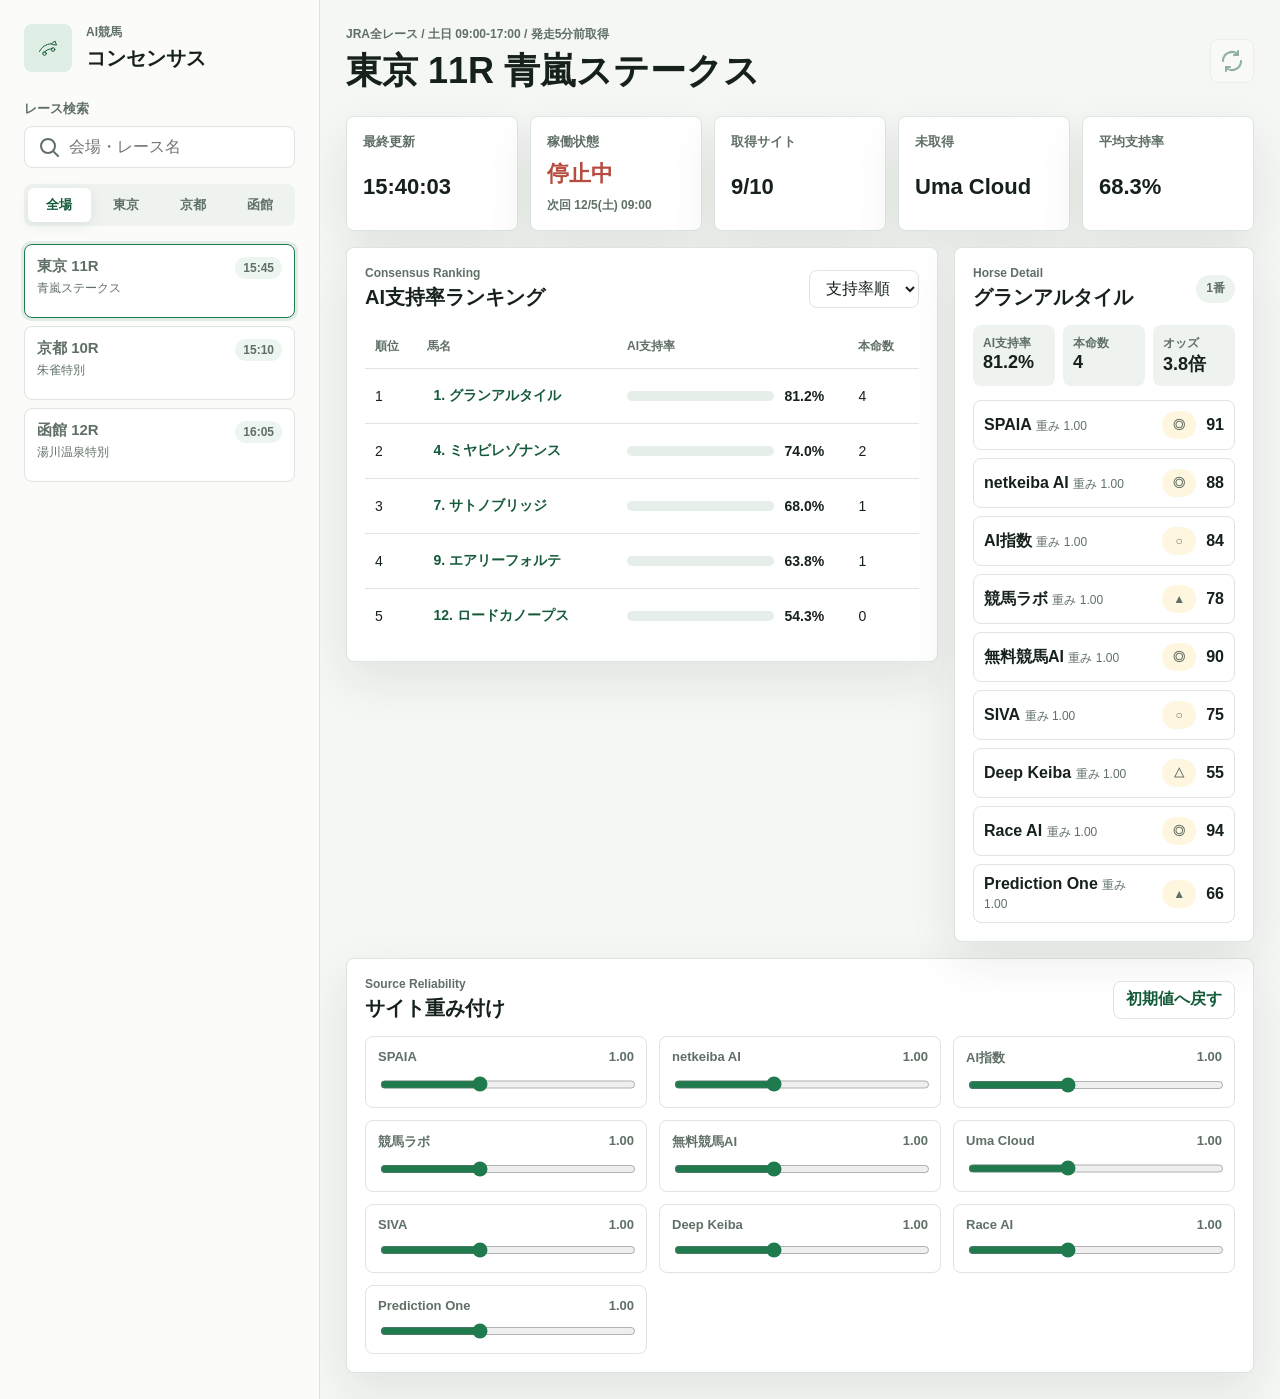
<file: index.html>
<!doctype html>
<html lang="ja">
  <head>
    <meta charset="utf-8" />
    <meta name="viewport" content="width=device-width, initial-scale=1" />
    <title>AI競馬コンセンサス</title>
    <link rel="stylesheet" href="./styles.css?v=mobile-ranking-1" />
  </head>
  <body>
    <div class="app-shell">
      <aside class="sidebar" aria-label="レース一覧">
        <div class="brand">
          <div class="brand-mark" aria-hidden="true">
            <svg viewBox="0 0 48 48" role="img">
              <path d="M7 31c4.9-9.4 12.6-14.6 23-15.5" />
              <path d="M15 34c4-5.4 9.8-8.2 17.5-8.5" />
              <path d="M31 15.5l7-5.5 3 8.2-7.7-1.1z" />
              <circle cx="17" cy="35" r="3.6" />
              <circle cx="34" cy="27" r="3.6" />
            </svg>
          </div>
          <div>
            <p>AI競馬</p>
            <h1>コンセンサス</h1>
          </div>
        </div>

        <div class="field">
          <label for="raceSearch">レース検索</label>
          <div class="input-wrap">
            <svg aria-hidden="true" viewBox="0 0 24 24">
              <path d="m21 21-4.35-4.35" />
              <circle cx="11" cy="11" r="7" />
            </svg>
            <input id="raceSearch" type="search" placeholder="会場・レース名" />
          </div>
        </div>

        <div class="venue-tabs" role="tablist" aria-label="会場フィルター">
          <button class="active" data-venue="all" type="button">全場</button>
          <button data-venue="tokyo" type="button">東京</button>
          <button data-venue="kyoto" type="button">京都</button>
          <button data-venue="hakodate" type="button">函館</button>
        </div>

        <div id="raceList" class="race-list"></div>
      </aside>

      <main class="workspace">
        <header class="topbar">
          <div>
            <p class="eyebrow">JRA全レース / 土日 09:00-17:00 / 発走5分前取得</p>
            <h2 id="raceTitle">読み込み中</h2>
          </div>
          <div class="topbar-actions">
            <button id="refreshButton" class="icon-button" type="button" aria-label="取得を更新">
              <svg aria-hidden="true" viewBox="0 0 24 24">
                <path d="M21 12a9 9 0 0 1-15.1 6.62" />
                <path d="M3 12A9 9 0 0 1 18.1 5.38" />
                <path d="M18 2v4h-4" />
                <path d="M6 22v-4h4" />
              </svg>
            </button>
          </div>
        </header>

        <section class="status-grid" aria-label="取得状況">
          <div class="metric">
            <span>最終更新</span>
            <strong id="updatedAt">--:--:--</strong>
          </div>
          <div class="metric">
            <span>稼働状態</span>
            <strong id="operationStatus">判定中</strong>
            <small id="operationWindow">土日 09:00-17:00</small>
          </div>
          <div class="metric">
            <span>取得サイト</span>
            <strong id="siteCount">0/0</strong>
          </div>
          <div class="metric">
            <span>未取得</span>
            <strong id="missingSites">なし</strong>
          </div>
          <div class="metric">
            <span>平均支持率</span>
            <strong id="averageSupport">0.0%</strong>
          </div>
        </section>

        <section class="content-grid">
          <div class="ranking-panel">
            <div class="panel-heading">
              <div>
                <p class="eyebrow">Consensus Ranking</p>
                <h3>AI支持率ランキング</h3>
              </div>
              <select id="sortSelect" aria-label="並び替え">
                <option value="support">支持率順</option>
                <option value="odds">オッズ順</option>
                <option value="gap">乖離順</option>
              </select>
            </div>
            <div class="table-wrap">
              <table>
                <thead>
                  <tr>
                    <th>順位</th>
                    <th>馬名</th>
                    <th>AI支持率</th>
                    <th>本命数</th>
                    <th>オッズ</th>
                    <th>人気乖離</th>
                  </tr>
                </thead>
                <tbody id="rankingRows"></tbody>
              </table>
            </div>
          </div>

          <aside class="detail-panel" aria-label="馬詳細">
            <div class="panel-heading">
              <div>
                <p class="eyebrow">Horse Detail</p>
                <h3 id="horseName">馬を選択</h3>
              </div>
              <span id="horseNumber" class="number-badge">--</span>
            </div>
            <div id="horseSummary" class="horse-summary"></div>
            <div class="site-votes" id="siteVotes"></div>
          </aside>
        </section>

        <section class="weights-panel">
          <div class="panel-heading">
            <div>
              <p class="eyebrow">Source Reliability</p>
              <h3>サイト重み付け</h3>
            </div>
            <button id="resetWeights" class="text-button" type="button">初期値へ戻す</button>
          </div>
          <div id="weightControls" class="weight-grid"></div>
        </section>
      </main>
    </div>

    <script src="./app.js"></script>
  </body>
</html>
</file>
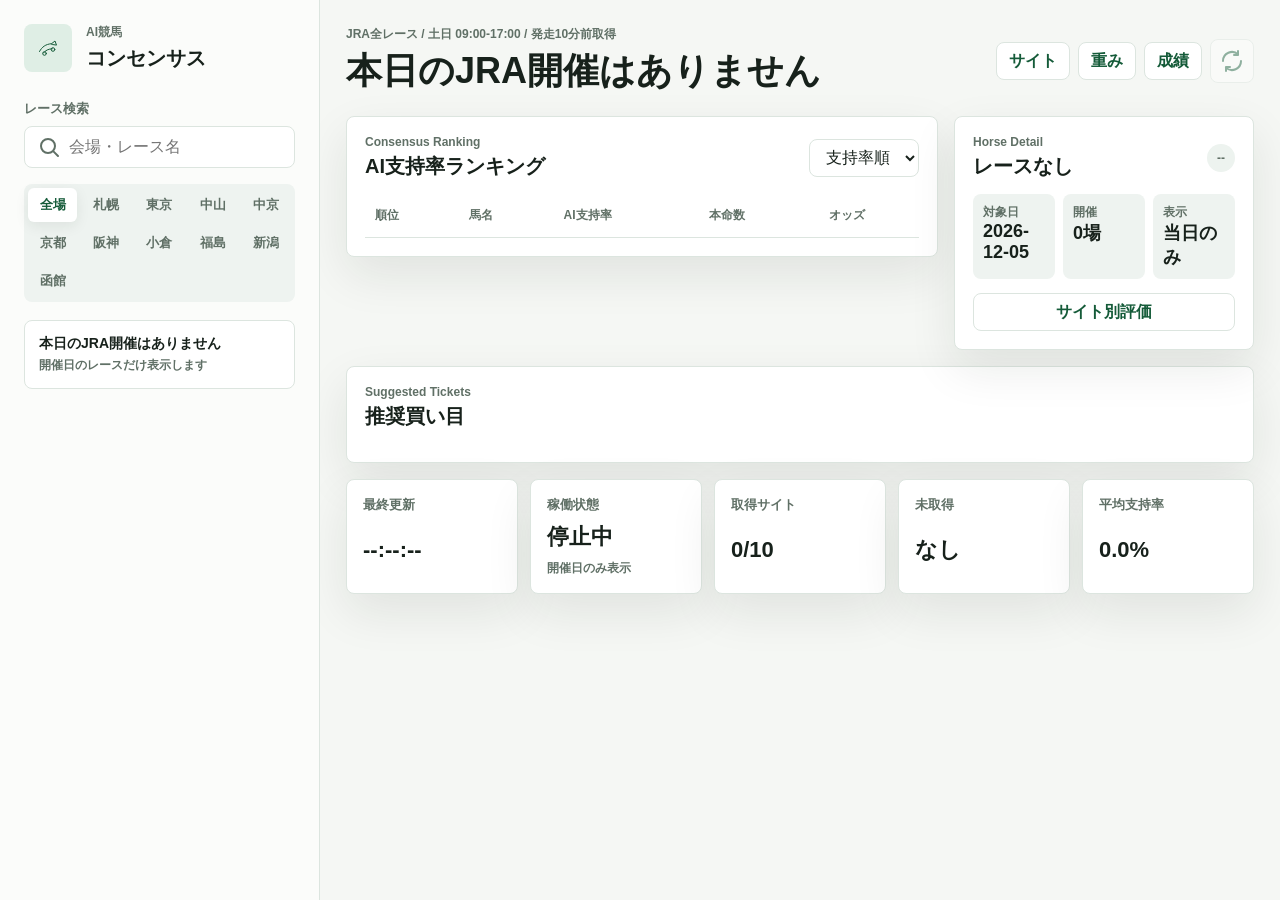
<file: docs/index.html>
<!doctype html>
<html lang="ja">
  <head>
    <meta charset="utf-8" />
    <meta name="viewport" content="width=device-width, initial-scale=1" />
    <title>AI競馬コンセンサス</title>
    <link rel="stylesheet" href="./styles.css?v=ten-minute-update-1" />
  </head>
  <body>
    <div class="app-shell">
      <aside class="sidebar" aria-label="レース一覧">
        <div class="brand">
          <div class="brand-mark" aria-hidden="true">
            <svg viewBox="0 0 48 48" role="img">
              <path d="M7 31c4.9-9.4 12.6-14.6 23-15.5" />
              <path d="M15 34c4-5.4 9.8-8.2 17.5-8.5" />
              <path d="M31 15.5l7-5.5 3 8.2-7.7-1.1z" />
              <circle cx="17" cy="35" r="3.6" />
              <circle cx="34" cy="27" r="3.6" />
            </svg>
          </div>
          <div>
            <p>AI競馬</p>
            <h1>コンセンサス</h1>
          </div>
        </div>

        <div class="field">
          <label for="raceSearch">レース検索</label>
          <div class="input-wrap">
            <svg aria-hidden="true" viewBox="0 0 24 24">
              <path d="m21 21-4.35-4.35" />
              <circle cx="11" cy="11" r="7" />
            </svg>
            <input id="raceSearch" type="search" placeholder="会場・レース名" />
          </div>
        </div>

        <div class="venue-tabs" role="tablist" aria-label="会場フィルター">
          <button class="active" data-venue="all" type="button">全場</button>
          <button data-venue="sapporo" type="button">札幌</button>
          <button data-venue="tokyo" type="button">東京</button>
          <button data-venue="nakayama" type="button">中山</button>
          <button data-venue="chukyo" type="button">中京</button>
          <button data-venue="kyoto" type="button">京都</button>
          <button data-venue="hanshin" type="button">阪神</button>
          <button data-venue="kokura" type="button">小倉</button>
          <button data-venue="fukushima" type="button">福島</button>
          <button data-venue="niigata" type="button">新潟</button>
          <button data-venue="hakodate" type="button">函館</button>
        </div>

        <div id="raceList" class="race-list"></div>
      </aside>

      <main class="workspace">
        <header class="topbar">
          <div>
            <p class="eyebrow">JRA全レース / 土日 09:00-17:00 / 発走10分前取得</p>
            <h2 id="raceTitle">読み込み中</h2>
          </div>
          <div class="topbar-actions">
            <a id="sitePageLink" class="text-button nav-link" href="./sites.html">サイト</a>
            <a class="text-button nav-link" href="./weights.html">重み</a>
            <a class="text-button nav-link" href="./weekly.html">成績</a>
            <button id="refreshButton" class="icon-button" type="button" aria-label="取得を更新">
              <svg aria-hidden="true" viewBox="0 0 24 24">
                <path d="M21 12a9 9 0 0 1-15.1 6.62" />
                <path d="M3 12A9 9 0 0 1 18.1 5.38" />
                <path d="M18 2v4h-4" />
                <path d="M6 22v-4h4" />
              </svg>
            </button>
          </div>
        </header>

        <section class="content-grid">
          <div class="ranking-panel">
            <div class="panel-heading">
              <div>
                <p class="eyebrow">Consensus Ranking</p>
                <h3>AI支持率ランキング</h3>
              </div>
              <select id="sortSelect" aria-label="並び替え">
                <option value="support">支持率順</option>
                <option value="odds">オッズ順</option>
                <option value="gap">乖離順</option>
              </select>
            </div>
            <div class="table-wrap">
              <table>
                <thead>
                  <tr>
                    <th>順位</th>
                    <th>馬名</th>
                    <th>AI支持率</th>
                    <th>本命数</th>
                    <th>オッズ</th>
                    <th>人気乖離</th>
                  </tr>
                </thead>
                <tbody id="rankingRows"></tbody>
              </table>
            </div>
          </div>

          <aside class="detail-panel" aria-label="馬詳細">
            <div class="panel-heading">
              <div>
                <p class="eyebrow">Horse Detail</p>
                <h3 id="horseName">馬を選択</h3>
              </div>
              <span id="horseNumber" class="number-badge">--</span>
            </div>
            <div id="horseSummary" class="horse-summary"></div>
            <div class="detail-actions">
              <a id="siteDetailLink" class="text-button nav-link" href="./sites.html">サイト別評価</a>
            </div>
          </aside>
        </section>

        <section class="recommendations-panel">
          <div class="panel-heading">
            <div>
              <p class="eyebrow">Suggested Tickets</p>
              <h3>推奨買い目</h3>
            </div>
          </div>
          <div id="recommendationGroups" class="recommendation-grid"></div>
        </section>

        <section class="status-grid" aria-label="取得状況">
          <div class="metric">
            <span>最終更新</span>
            <strong id="updatedAt">--:--:--</strong>
          </div>
          <div class="metric">
            <span>稼働状態</span>
            <strong id="operationStatus">判定中</strong>
            <small id="operationWindow">土日 09:00-17:00</small>
          </div>
          <div class="metric">
            <span>取得サイト</span>
            <strong id="siteCount">0/0</strong>
          </div>
          <div class="metric">
            <span>未取得</span>
            <strong id="missingSites">なし</strong>
          </div>
          <div class="metric">
            <span>平均支持率</span>
            <strong id="averageSupport">0.0%</strong>
          </div>
        </section>
      </main>
    </div>

    <script src="./auto-weights.js"></script>
    <script src="./app-live.js?v=real-data-1"></script>
  </body>
</html>
</file>
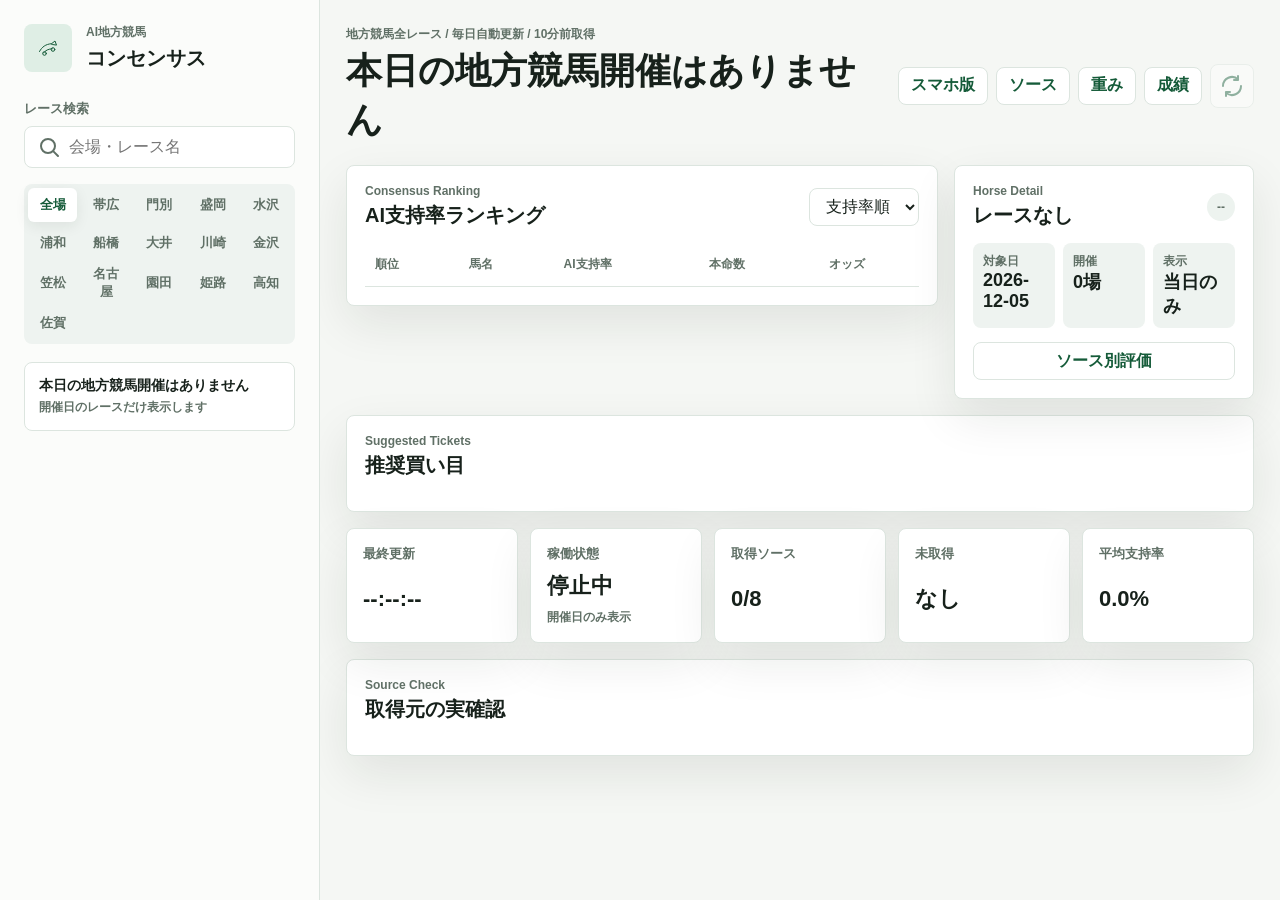
<file: docs/chihou/index.html>
<!doctype html>
<html lang="ja">
  <head>
    <meta charset="utf-8" />
    <meta name="viewport" content="width=device-width, initial-scale=1" />
    <title>AI地方競馬コンセンサス</title>
    <link rel="stylesheet" href="./phone.css?v=chihou-auto-13" />
  </head>
  <body>
    <div class="app-shell">
      <aside class="sidebar" aria-label="レース一覧">
        <div class="brand">
          <div class="brand-mark" aria-hidden="true">
            <svg viewBox="0 0 48 48" role="img">
              <path d="M7 31c4.9-9.4 12.6-14.6 23-15.5" />
              <path d="M15 34c4-5.4 9.8-8.2 17.5-8.5" />
              <path d="M31 15.5l7-5.5 3 8.2-7.7-1.1z" />
              <circle cx="17" cy="35" r="3.6" />
              <circle cx="34" cy="27" r="3.6" />
            </svg>
          </div>
          <div>
            <p>AI地方競馬</p>
            <h1>コンセンサス</h1>
          </div>
        </div>

        <div class="field">
          <label for="raceSearch">レース検索</label>
          <div class="input-wrap">
            <svg aria-hidden="true" viewBox="0 0 24 24">
              <path d="m21 21-4.35-4.35" />
              <circle cx="11" cy="11" r="7" />
            </svg>
            <input id="raceSearch" type="search" placeholder="会場・レース名" />
          </div>
        </div>

        <div class="venue-tabs" role="tablist" aria-label="会場フィルター">
          <button class="active" data-venue="all" type="button">全場</button>
          <button data-venue="obihiro" type="button">帯広</button>
          <button data-venue="monbetsu" type="button">門別</button>
          <button data-venue="morioka" type="button">盛岡</button>
          <button data-venue="mizusawa" type="button">水沢</button>
          <button data-venue="urawa" type="button">浦和</button>
          <button data-venue="funabashi" type="button">船橋</button>
          <button data-venue="ooi" type="button">大井</button>
          <button data-venue="kawasaki" type="button">川崎</button>
          <button data-venue="kanazawa" type="button">金沢</button>
          <button data-venue="kasamatsu" type="button">笠松</button>
          <button data-venue="nagoya" type="button">名古屋</button>
          <button data-venue="sonoda" type="button">園田</button>
          <button data-venue="himeji" type="button">姫路</button>
          <button data-venue="kochi" type="button">高知</button>
          <button data-venue="saga" type="button">佐賀</button>
        </div>

        <div id="raceList" class="race-list"></div>
      </aside>

      <main class="workspace">
        <header class="topbar">
          <div>
            <p class="eyebrow">地方競馬全レース / 毎日自動更新 / 10分前取得</p>
            <h2 id="raceTitle">読み込み中</h2>
          </div>
          <div class="topbar-actions">
            <a class="text-button nav-link" href="./phone.html">スマホ版</a>
            <a id="sitePageLink" class="text-button nav-link" href="./sites.html">ソース</a>
            <a class="text-button nav-link" href="./weights.html">重み</a>
            <a class="text-button nav-link" href="./weekly.html">成績</a>
            <button id="refreshButton" class="icon-button" type="button" aria-label="取得を更新">
              <svg aria-hidden="true" viewBox="0 0 24 24">
                <path d="M21 12a9 9 0 0 1-15.1 6.62" />
                <path d="M3 12A9 9 0 0 1 18.1 5.38" />
                <path d="M18 2v4h-4" />
                <path d="M6 22v-4h4" />
              </svg>
            </button>
          </div>
        </header>

        <section class="content-grid">
          <div class="ranking-panel">
            <div class="panel-heading">
              <div>
                <p class="eyebrow">Consensus Ranking</p>
                <h3>AI支持率ランキング</h3>
              </div>
              <select id="sortSelect" aria-label="並び替え">
                <option value="support">支持率順</option>
                <option value="odds">オッズ順</option>
                <option value="gap">乖離順</option>
              </select>
            </div>
            <div class="table-wrap">
              <table>
                <thead>
                  <tr>
                    <th>順位</th>
                    <th>馬名</th>
                    <th>AI支持率</th>
                    <th>本命数</th>
                    <th>オッズ</th>
                    <th>人気乖離</th>
                  </tr>
                </thead>
                <tbody id="rankingRows"></tbody>
              </table>
            </div>
          </div>

          <aside class="detail-panel" aria-label="馬詳細">
            <div class="panel-heading">
              <div>
                <p class="eyebrow">Horse Detail</p>
                <h3 id="horseName">馬を選択</h3>
              </div>
              <span id="horseNumber" class="number-badge">--</span>
            </div>
            <div id="horseSummary" class="horse-summary"></div>
            <div class="detail-actions">
              <a id="siteDetailLink" class="text-button nav-link" href="./sites.html">ソース別評価</a>
            </div>
          </aside>
        </section>

        <section class="recommendations-panel">
          <div class="panel-heading">
            <div>
              <p class="eyebrow">Suggested Tickets</p>
              <h3>推奨買い目</h3>
            </div>
          </div>
          <div id="recommendationGroups" class="recommendation-grid"></div>
        </section>

        <section class="status-grid" aria-label="取得状況">
          <div class="metric">
            <span>最終更新</span>
            <strong id="updatedAt">--:--:--</strong>
          </div>
          <div class="metric">
            <span>稼働状態</span>
            <strong id="operationStatus">判定中</strong>
            <small id="operationWindow">毎日 10:00-21:00</small>
          </div>
          <div class="metric">
            <span>取得ソース</span>
            <strong id="siteCount">0/0</strong>
          </div>
          <div class="metric">
            <span>未取得</span>
            <strong id="missingSites">なし</strong>
          </div>
          <div class="metric">
            <span>平均支持率</span>
            <strong id="averageSupport">0.0%</strong>
          </div>
        </section>

        <section class="source-audit-panel" aria-label="取得元確認">
          <div class="panel-heading">
            <div>
              <p class="eyebrow">Source Check</p>
              <h3>取得元の実確認</h3>
            </div>
          </div>
          <div id="sourceAudit" class="source-audit-list"></div>
        </section>
      </main>
    </div>

    <script src="./auto-weights.js?v=chihou-auto-13"></script>
    <script src="./app.js?v=chihou-auto-13"></script>
  </body>
</html>
</file>
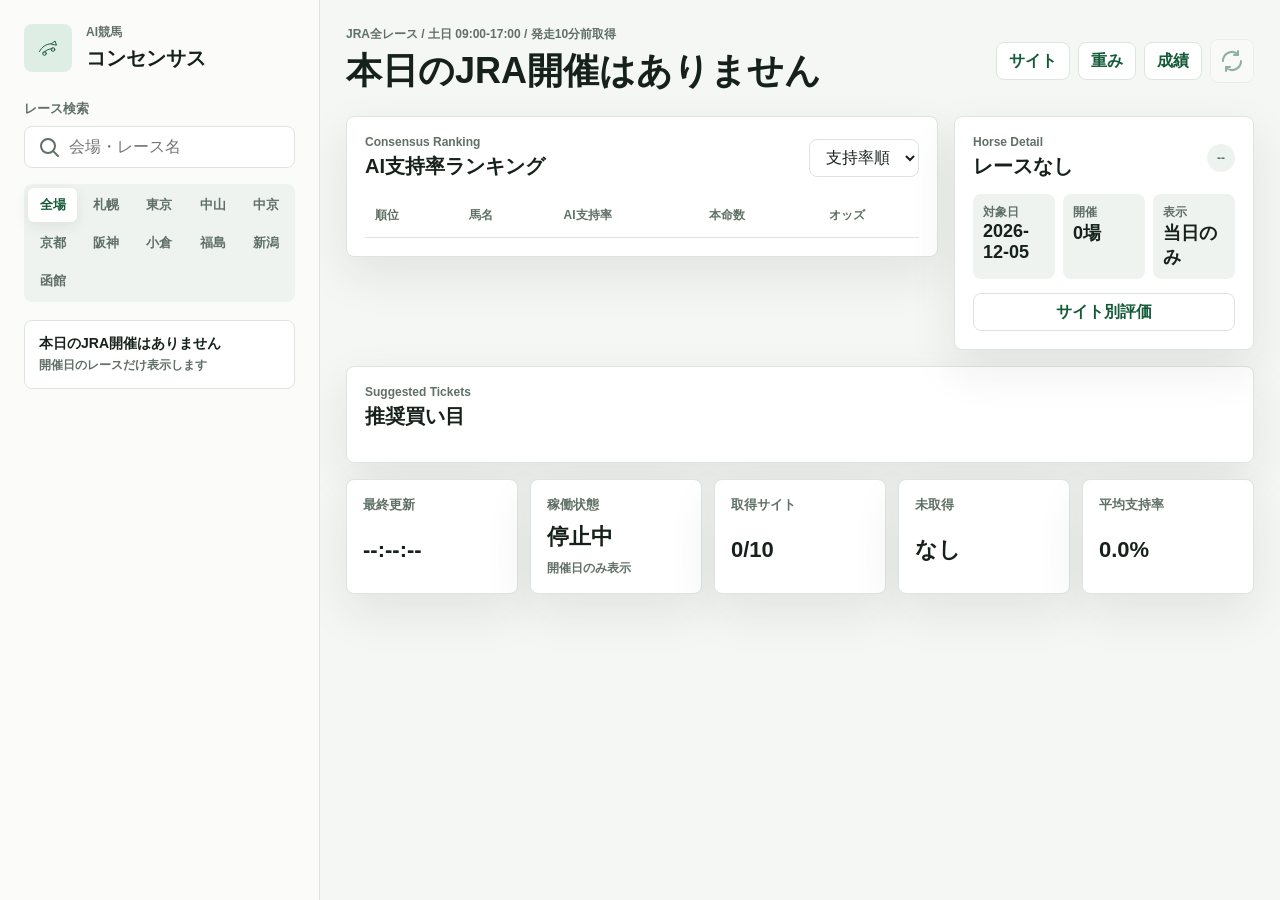
<file: docs/phone.html>
<!doctype html>
<html lang="ja">
  <head>
    <meta charset="utf-8" />
    <meta name="viewport" content="width=device-width, initial-scale=1" />
    <title>AI競馬コンセンサス</title>
    <link rel="stylesheet" href="./phone.css?v=ten-minute-update-1" />
  </head>
  <body>
    <div class="app-shell">
      <aside class="sidebar" aria-label="レース一覧">
        <div class="brand">
          <div class="brand-mark" aria-hidden="true">
            <svg viewBox="0 0 48 48" role="img">
              <path d="M7 31c4.9-9.4 12.6-14.6 23-15.5" />
              <path d="M15 34c4-5.4 9.8-8.2 17.5-8.5" />
              <path d="M31 15.5l7-5.5 3 8.2-7.7-1.1z" />
              <circle cx="17" cy="35" r="3.6" />
              <circle cx="34" cy="27" r="3.6" />
            </svg>
          </div>
          <div>
            <p>AI競馬</p>
            <h1>コンセンサス</h1>
          </div>
        </div>

        <div class="field">
          <label for="raceSearch">レース検索</label>
          <div class="input-wrap">
            <svg aria-hidden="true" viewBox="0 0 24 24">
              <path d="m21 21-4.35-4.35" />
              <circle cx="11" cy="11" r="7" />
            </svg>
            <input id="raceSearch" type="search" placeholder="会場・レース名" />
          </div>
        </div>

        <div class="venue-tabs" role="tablist" aria-label="会場フィルター">
          <button class="active" data-venue="all" type="button">全場</button>
          <button data-venue="sapporo" type="button">札幌</button>
          <button data-venue="tokyo" type="button">東京</button>
          <button data-venue="nakayama" type="button">中山</button>
          <button data-venue="chukyo" type="button">中京</button>
          <button data-venue="kyoto" type="button">京都</button>
          <button data-venue="hanshin" type="button">阪神</button>
          <button data-venue="kokura" type="button">小倉</button>
          <button data-venue="fukushima" type="button">福島</button>
          <button data-venue="niigata" type="button">新潟</button>
          <button data-venue="hakodate" type="button">函館</button>
        </div>

        <div id="raceList" class="race-list"></div>
      </aside>

      <main class="workspace">
        <header class="topbar">
          <div>
            <p class="eyebrow">JRA全レース / 土日 09:00-17:00 / 発走10分前取得</p>
            <h2 id="raceTitle">読み込み中</h2>
          </div>
          <div class="topbar-actions">
            <a id="sitePageLink" class="text-button nav-link" href="./sites.html">サイト</a>
            <a class="text-button nav-link" href="./weights.html">重み</a>
            <a class="text-button nav-link" href="./weekly.html">成績</a>
            <button id="refreshButton" class="icon-button" type="button" aria-label="取得を更新">
              <svg aria-hidden="true" viewBox="0 0 24 24">
                <path d="M21 12a9 9 0 0 1-15.1 6.62" />
                <path d="M3 12A9 9 0 0 1 18.1 5.38" />
                <path d="M18 2v4h-4" />
                <path d="M6 22v-4h4" />
              </svg>
            </button>
          </div>
        </header>

        <section class="content-grid">
          <div class="ranking-panel">
            <div class="panel-heading">
              <div>
                <p class="eyebrow">Consensus Ranking</p>
                <h3>AI支持率ランキング</h3>
              </div>
              <select id="sortSelect" aria-label="並び替え">
                <option value="support">支持率順</option>
                <option value="odds">オッズ順</option>
                <option value="gap">乖離順</option>
              </select>
            </div>
            <div class="table-wrap">
              <table>
                <thead>
                  <tr>
                    <th>順位</th>
                    <th>馬名</th>
                    <th>AI支持率</th>
                    <th>本命数</th>
                    <th>オッズ</th>
                    <th>人気乖離</th>
                  </tr>
                </thead>
                <tbody id="rankingRows"></tbody>
              </table>
            </div>
          </div>

          <aside class="detail-panel" aria-label="馬詳細">
            <div class="panel-heading">
              <div>
                <p class="eyebrow">Horse Detail</p>
                <h3 id="horseName">馬を選択</h3>
              </div>
              <span id="horseNumber" class="number-badge">--</span>
            </div>
            <div id="horseSummary" class="horse-summary"></div>
            <div class="detail-actions">
              <a id="siteDetailLink" class="text-button nav-link" href="./sites.html">サイト別評価</a>
            </div>
          </aside>
        </section>

        <section class="recommendations-panel">
          <div class="panel-heading">
            <div>
              <p class="eyebrow">Suggested Tickets</p>
              <h3>推奨買い目</h3>
            </div>
          </div>
          <div id="recommendationGroups" class="recommendation-grid"></div>
        </section>

        <section class="status-grid" aria-label="取得状況">
          <div class="metric">
            <span>最終更新</span>
            <strong id="updatedAt">--:--:--</strong>
          </div>
          <div class="metric">
            <span>稼働状態</span>
            <strong id="operationStatus">判定中</strong>
            <small id="operationWindow">土日 09:00-17:00</small>
          </div>
          <div class="metric">
            <span>取得サイト</span>
            <strong id="siteCount">0/0</strong>
          </div>
          <div class="metric">
            <span>未取得</span>
            <strong id="missingSites">なし</strong>
          </div>
          <div class="metric">
            <span>平均支持率</span>
            <strong id="averageSupport">0.0%</strong>
          </div>
        </section>
      </main>
    </div>

    <script src="./auto-weights.js"></script>
    <script src="./app-live.js?v=real-data-1"></script>
  </body>
</html>
</file>
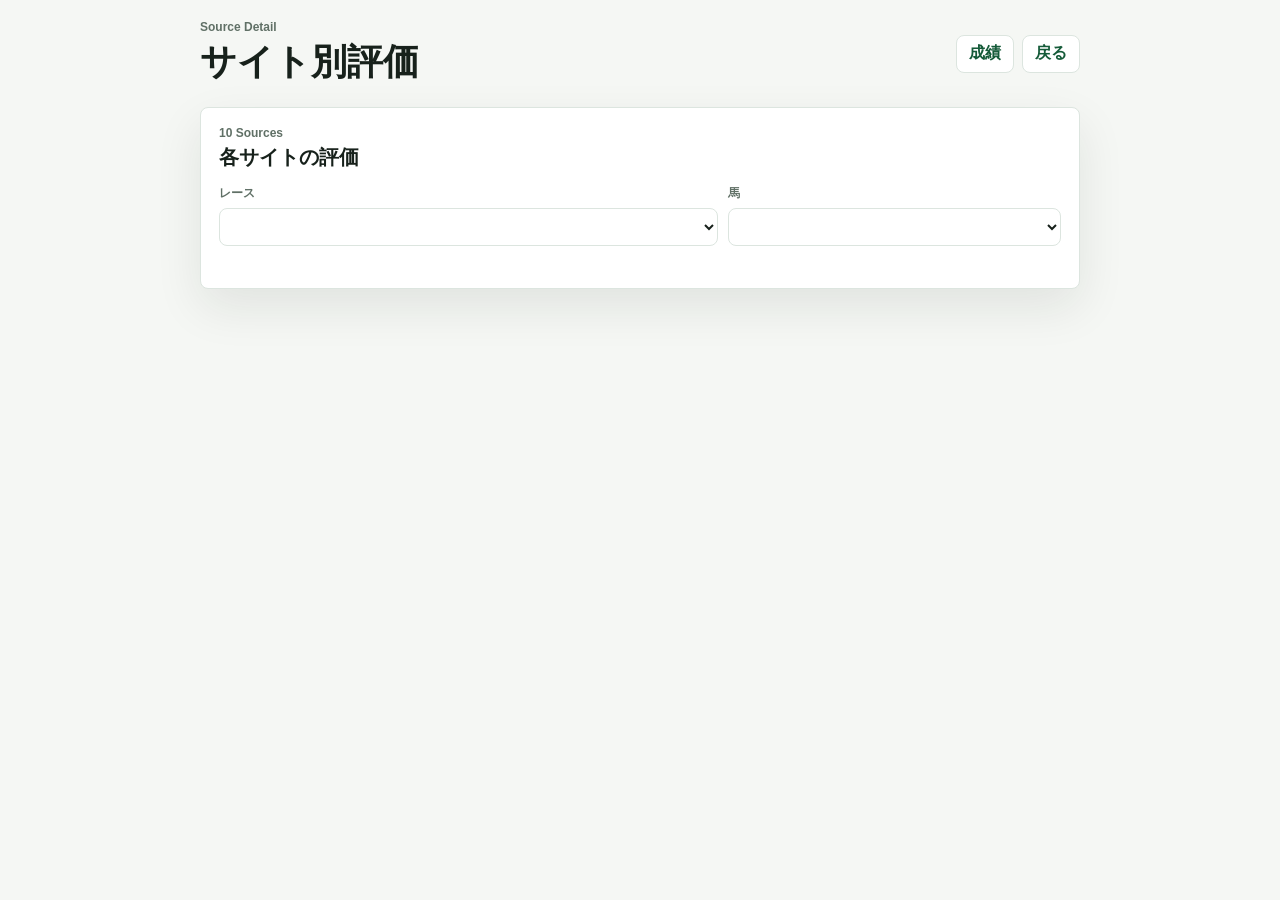
<file: docs/sites.html>
<!doctype html>
<html lang="ja">
  <head>
    <meta charset="utf-8" />
    <meta name="viewport" content="width=device-width, initial-scale=1" />
    <title>サイト別評価 | AI競馬コンセンサス</title>
    <link rel="stylesheet" href="./phone.css?v=weekly-weights-1" />
  </head>
  <body>
    <main class="weights-page sites-page">
      <header class="topbar">
        <div>
          <p class="eyebrow">Source Detail</p>
          <h2>サイト別評価</h2>
        </div>
        <div class="topbar-actions">
          <a class="text-button nav-link" href="./weekly.html">成績</a>
          <a id="siteBackLink" class="text-button nav-link" href="./phone.html">戻る</a>
        </div>
      </header>

      <section class="weights-panel">
        <div class="panel-heading">
          <div>
            <p class="eyebrow">10 Sources</p>
            <h3>各サイトの評価</h3>
          </div>
        </div>
        <div class="site-selector-grid">
          <label>
            <span>レース</span>
            <select id="siteRaceSelect" aria-label="レース"></select>
          </label>
          <label>
            <span>馬</span>
            <select id="siteHorseSelect" aria-label="馬"></select>
          </label>
        </div>
        <div id="siteDetailMeta" class="site-detail-meta"></div>
        <div id="siteDetailList" class="site-votes site-detail-list"></div>
      </section>
    </main>

    <script src="./auto-weights.js"></script>
    <script src="./app-live.js?v=real-data-1"></script>
  </body>
</html>
</file>
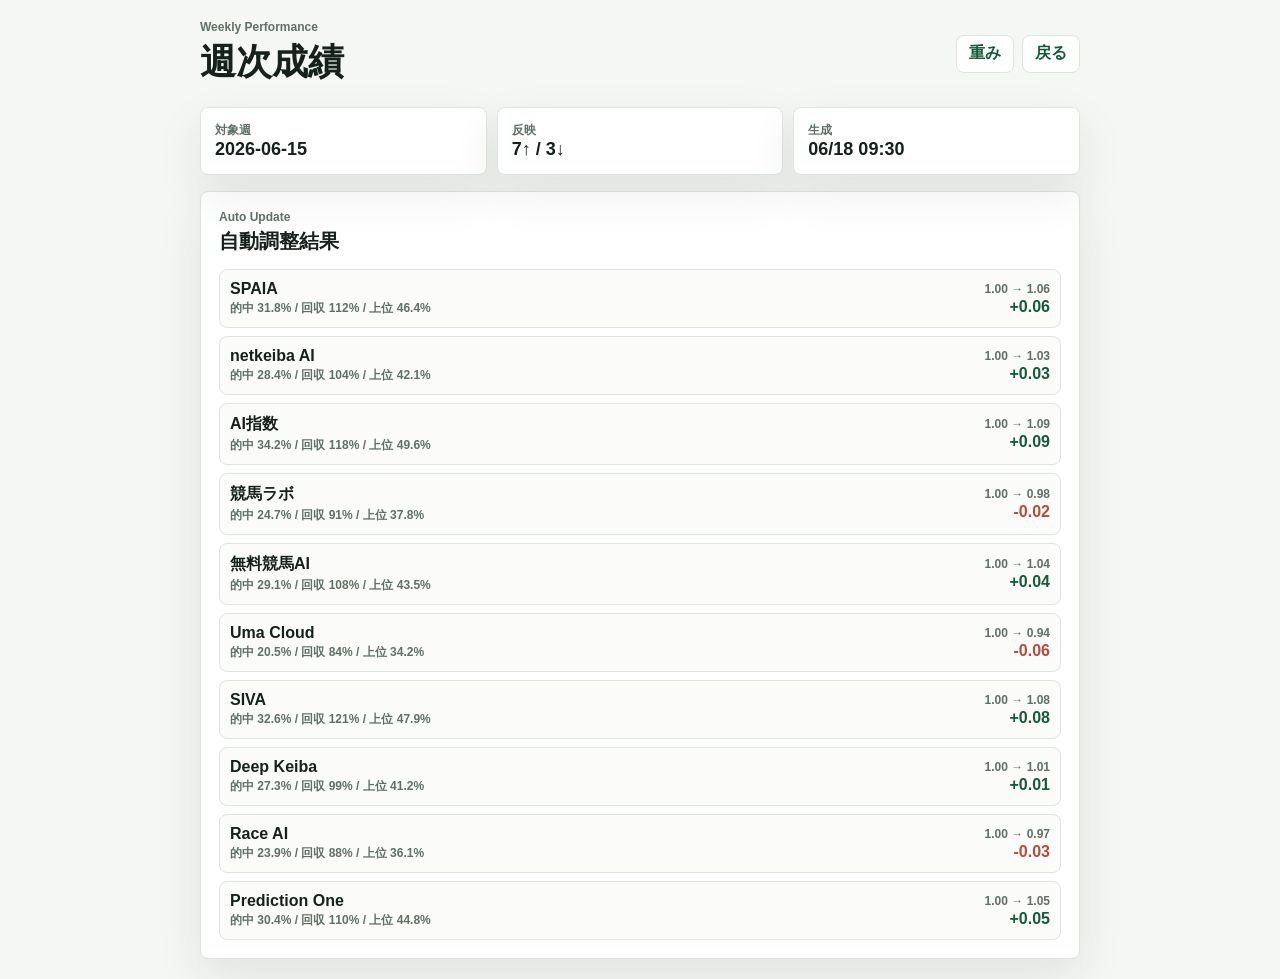
<file: docs/weekly.html>
<!doctype html>
<html lang="ja">
  <head>
    <meta charset="utf-8" />
    <meta name="viewport" content="width=device-width, initial-scale=1" />
    <title>週次成績 | AI競馬コンセンサス</title>
    <link rel="stylesheet" href="./phone.css?v=weekly-weights-1" />
  </head>
  <body>
    <main class="weights-page weekly-page">
      <header class="topbar">
        <div>
          <p class="eyebrow">Weekly Performance</p>
          <h2>週次成績</h2>
        </div>
        <div class="topbar-actions">
          <a class="text-button nav-link" href="./weights.html">重み</a>
          <a class="text-button nav-link" href="./phone.html">戻る</a>
        </div>
      </header>

      <section id="weeklySummary" class="auto-summary" aria-live="polite"></section>

      <section class="weights-panel">
        <div class="panel-heading">
          <div>
            <p class="eyebrow">Auto Update</p>
            <h3>自動調整結果</h3>
          </div>
        </div>
        <div id="weeklyRows" class="weekly-result-list"></div>
      </section>
    </main>

    <script src="./auto-weights.js"></script>
    <script src="./weekly.js"></script>
  </body>
</html>
</file>
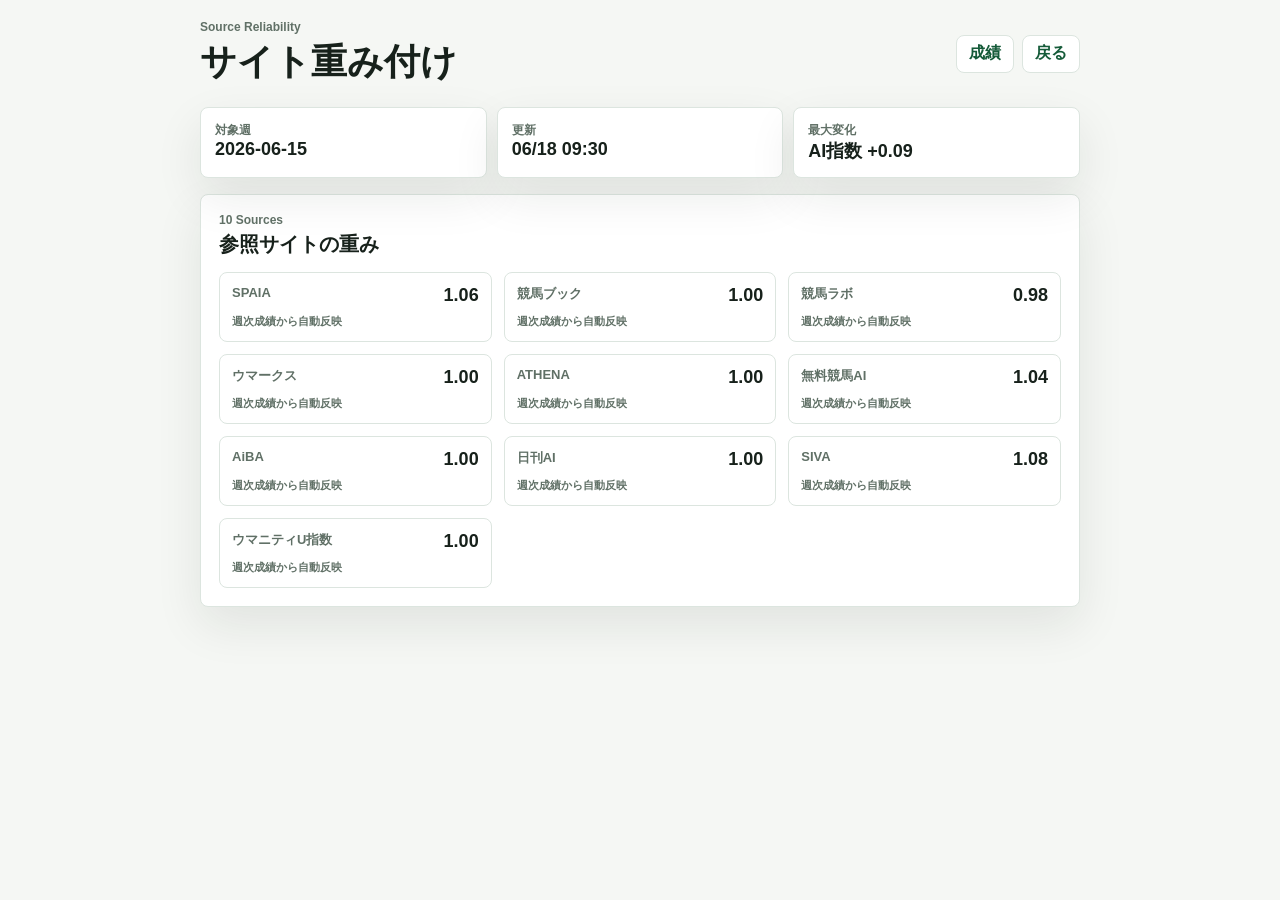
<file: docs/weights.html>
<!doctype html>
<html lang="ja">
  <head>
    <meta charset="utf-8" />
    <meta name="viewport" content="width=device-width, initial-scale=1" />
    <title>サイト重み付け | AI競馬コンセンサス</title>
    <link rel="stylesheet" href="./phone.css?v=weekly-weights-1" />
  </head>
  <body>
    <main class="weights-page">
      <header class="topbar">
        <div>
          <p class="eyebrow">Source Reliability</p>
          <h2>サイト重み付け</h2>
        </div>
        <div class="topbar-actions">
          <a class="text-button nav-link" href="./weekly.html">成績</a>
          <a class="text-button nav-link" href="./phone.html">戻る</a>
        </div>
      </header>

      <section id="autoWeightSummary" class="auto-summary" aria-live="polite"></section>

      <section class="weights-panel">
        <div class="panel-heading">
          <div>
            <p class="eyebrow">10 Sources</p>
            <h3>参照サイトの重み</h3>
          </div>
        </div>
        <div id="weightControls" class="weight-grid"></div>
      </section>
    </main>

    <script src="./auto-weights.js"></script>
    <script src="./weights.js"></script>
  </body>
</html>
</file>
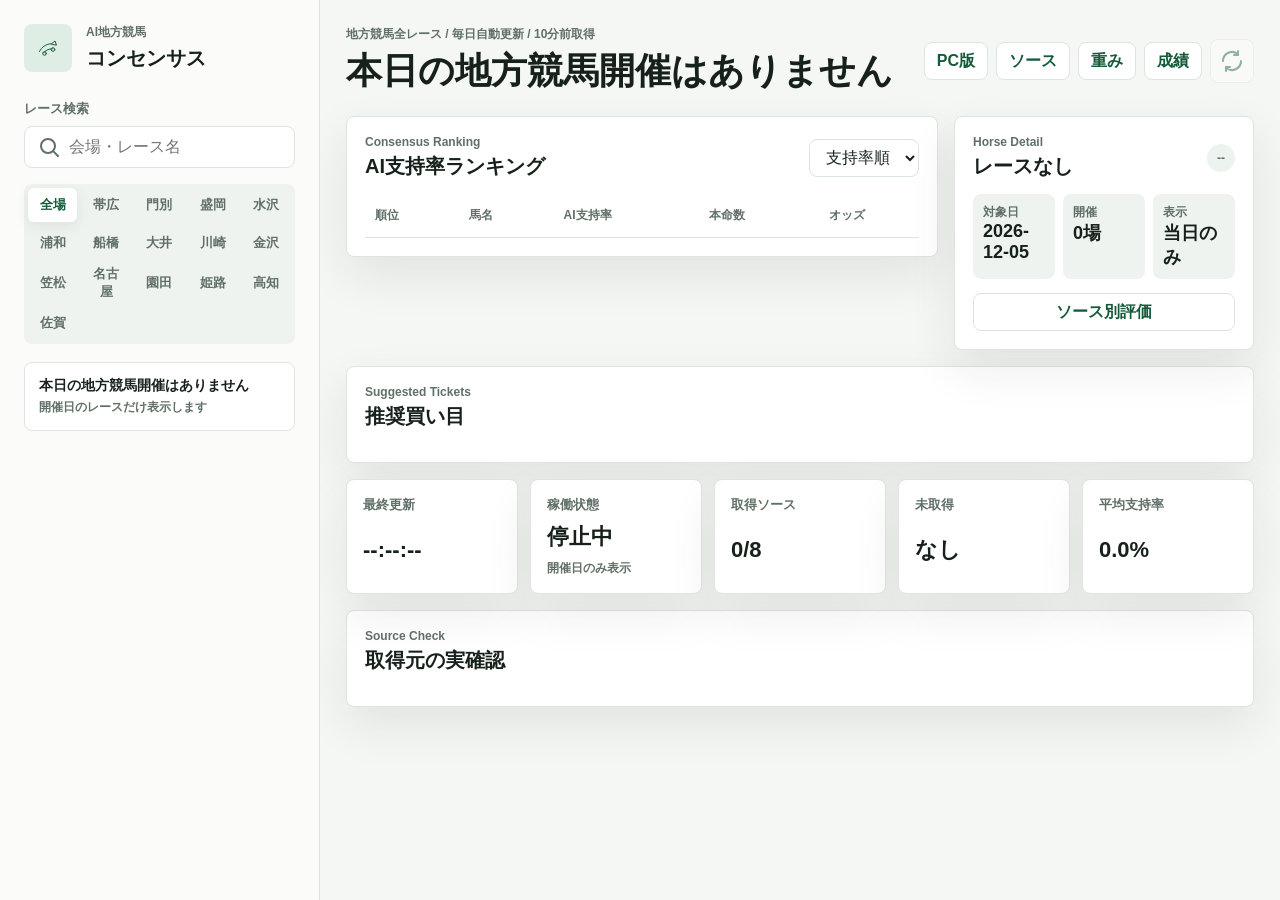
<file: docs/chihou/phone.html>
<!doctype html>
<html lang="ja">
  <head>
    <meta charset="utf-8" />
    <meta name="viewport" content="width=device-width, initial-scale=1" />
    <title>AI地方競馬コンセンサス</title>
    <link rel="stylesheet" href="./phone.css?v=chihou-auto-13" />
  </head>
  <body>
    <div class="app-shell">
      <aside class="sidebar" aria-label="レース一覧">
        <div class="brand">
          <div class="brand-mark" aria-hidden="true">
            <svg viewBox="0 0 48 48" role="img">
              <path d="M7 31c4.9-9.4 12.6-14.6 23-15.5" />
              <path d="M15 34c4-5.4 9.8-8.2 17.5-8.5" />
              <path d="M31 15.5l7-5.5 3 8.2-7.7-1.1z" />
              <circle cx="17" cy="35" r="3.6" />
              <circle cx="34" cy="27" r="3.6" />
            </svg>
          </div>
          <div>
            <p>AI地方競馬</p>
            <h1>コンセンサス</h1>
          </div>
        </div>

        <div class="field">
          <label for="raceSearch">レース検索</label>
          <div class="input-wrap">
            <svg aria-hidden="true" viewBox="0 0 24 24">
              <path d="m21 21-4.35-4.35" />
              <circle cx="11" cy="11" r="7" />
            </svg>
            <input id="raceSearch" type="search" placeholder="会場・レース名" />
          </div>
        </div>

        <div class="venue-tabs" role="tablist" aria-label="会場フィルター">
          <button class="active" data-venue="all" type="button">全場</button>
          <button data-venue="obihiro" type="button">帯広</button>
          <button data-venue="monbetsu" type="button">門別</button>
          <button data-venue="morioka" type="button">盛岡</button>
          <button data-venue="mizusawa" type="button">水沢</button>
          <button data-venue="urawa" type="button">浦和</button>
          <button data-venue="funabashi" type="button">船橋</button>
          <button data-venue="ooi" type="button">大井</button>
          <button data-venue="kawasaki" type="button">川崎</button>
          <button data-venue="kanazawa" type="button">金沢</button>
          <button data-venue="kasamatsu" type="button">笠松</button>
          <button data-venue="nagoya" type="button">名古屋</button>
          <button data-venue="sonoda" type="button">園田</button>
          <button data-venue="himeji" type="button">姫路</button>
          <button data-venue="kochi" type="button">高知</button>
          <button data-venue="saga" type="button">佐賀</button>
        </div>

        <div id="raceList" class="race-list"></div>
      </aside>

      <main class="workspace">
        <header class="topbar">
          <div>
            <p class="eyebrow">地方競馬全レース / 毎日自動更新 / 10分前取得</p>
            <h2 id="raceTitle">読み込み中</h2>
          </div>
          <div class="topbar-actions">
            <a class="text-button nav-link" href="./index.html">PC版</a>
            <a id="sitePageLink" class="text-button nav-link" href="./sites.html">ソース</a>
            <a class="text-button nav-link" href="./weights.html">重み</a>
            <a class="text-button nav-link" href="./weekly.html">成績</a>
            <button id="refreshButton" class="icon-button" type="button" aria-label="取得を更新">
              <svg aria-hidden="true" viewBox="0 0 24 24">
                <path d="M21 12a9 9 0 0 1-15.1 6.62" />
                <path d="M3 12A9 9 0 0 1 18.1 5.38" />
                <path d="M18 2v4h-4" />
                <path d="M6 22v-4h4" />
              </svg>
            </button>
          </div>
        </header>

        <section class="content-grid">
          <div class="ranking-panel">
            <div class="panel-heading">
              <div>
                <p class="eyebrow">Consensus Ranking</p>
                <h3>AI支持率ランキング</h3>
              </div>
              <select id="sortSelect" aria-label="並び替え">
                <option value="support">支持率順</option>
                <option value="odds">オッズ順</option>
                <option value="gap">乖離順</option>
              </select>
            </div>
            <div class="table-wrap">
              <table>
                <thead>
                  <tr>
                    <th>順位</th>
                    <th>馬名</th>
                    <th>AI支持率</th>
                    <th>本命数</th>
                    <th>オッズ</th>
                    <th>人気乖離</th>
                  </tr>
                </thead>
                <tbody id="rankingRows"></tbody>
              </table>
            </div>
          </div>

          <aside class="detail-panel" aria-label="馬詳細">
            <div class="panel-heading">
              <div>
                <p class="eyebrow">Horse Detail</p>
                <h3 id="horseName">馬を選択</h3>
              </div>
              <span id="horseNumber" class="number-badge">--</span>
            </div>
            <div id="horseSummary" class="horse-summary"></div>
            <div class="detail-actions">
              <a id="siteDetailLink" class="text-button nav-link" href="./sites.html">ソース別評価</a>
            </div>
          </aside>
        </section>

        <section class="recommendations-panel">
          <div class="panel-heading">
            <div>
              <p class="eyebrow">Suggested Tickets</p>
              <h3>推奨買い目</h3>
            </div>
          </div>
          <div id="recommendationGroups" class="recommendation-grid"></div>
        </section>

        <section class="status-grid" aria-label="取得状況">
          <div class="metric">
            <span>最終更新</span>
            <strong id="updatedAt">--:--:--</strong>
          </div>
          <div class="metric">
            <span>稼働状態</span>
            <strong id="operationStatus">判定中</strong>
            <small id="operationWindow">毎日 10:00-21:00</small>
          </div>
          <div class="metric">
            <span>取得ソース</span>
            <strong id="siteCount">0/0</strong>
          </div>
          <div class="metric">
            <span>未取得</span>
            <strong id="missingSites">なし</strong>
          </div>
          <div class="metric">
            <span>平均支持率</span>
            <strong id="averageSupport">0.0%</strong>
          </div>
        </section>

        <section class="source-audit-panel" aria-label="取得元確認">
          <div class="panel-heading">
            <div>
              <p class="eyebrow">Source Check</p>
              <h3>取得元の実確認</h3>
            </div>
          </div>
          <div id="sourceAudit" class="source-audit-list"></div>
        </section>
      </main>
    </div>

    <script src="./auto-weights.js?v=chihou-auto-13"></script>
    <script src="./app.js?v=chihou-auto-13"></script>
  </body>
</html>
</file>
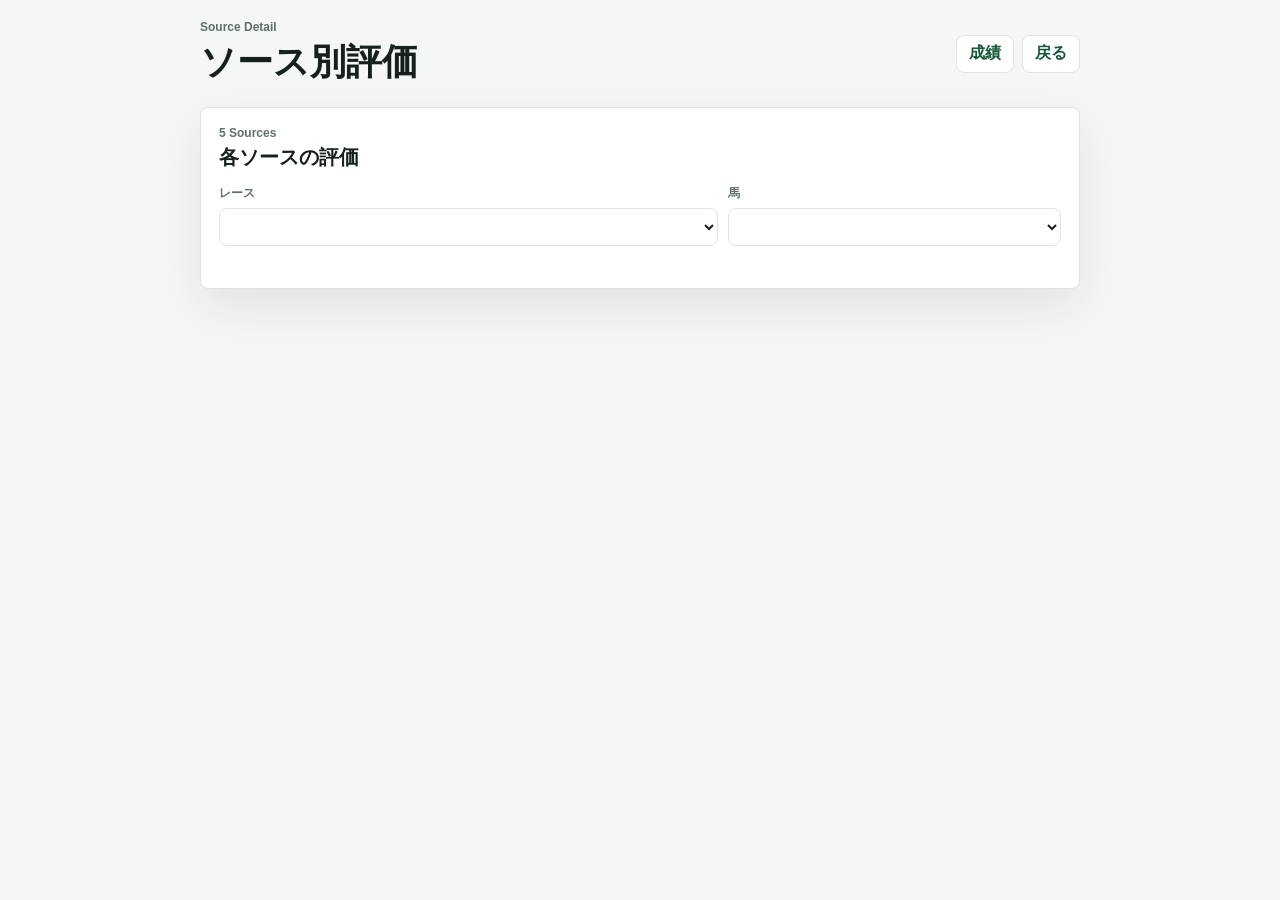
<file: docs/chihou/sites.html>
<!doctype html>
<html lang="ja">
  <head>
    <meta charset="utf-8" />
    <meta name="viewport" content="width=device-width, initial-scale=1" />
    <title>ソース別評価 | AI地方競馬コンセンサス</title>
    <link rel="stylesheet" href="./phone.css?v=chihou-auto-13" />
  </head>
  <body>
    <main class="weights-page sites-page">
      <header class="topbar">
        <div>
          <p class="eyebrow">Source Detail</p>
          <h2>ソース別評価</h2>
        </div>
        <div class="topbar-actions">
          <a class="text-button nav-link" href="./weekly.html">成績</a>
          <a id="siteBackLink" class="text-button nav-link" href="./phone.html">戻る</a>
        </div>
      </header>

      <section class="weights-panel">
        <div class="panel-heading">
          <div>
            <p class="eyebrow">5 Sources</p>
            <h3>各ソースの評価</h3>
          </div>
        </div>
        <div class="site-selector-grid">
          <label>
            <span>レース</span>
            <select id="siteRaceSelect" aria-label="レース"></select>
          </label>
          <label>
            <span>馬</span>
            <select id="siteHorseSelect" aria-label="馬"></select>
          </label>
        </div>
        <div id="siteDetailMeta" class="site-detail-meta"></div>
        <div id="siteDetailList" class="site-votes site-detail-list"></div>
      </section>
    </main>

    <script src="./auto-weights.js?v=chihou-auto-13"></script>
    <script src="./app.js?v=chihou-auto-13"></script>
  </body>
</html>
</file>
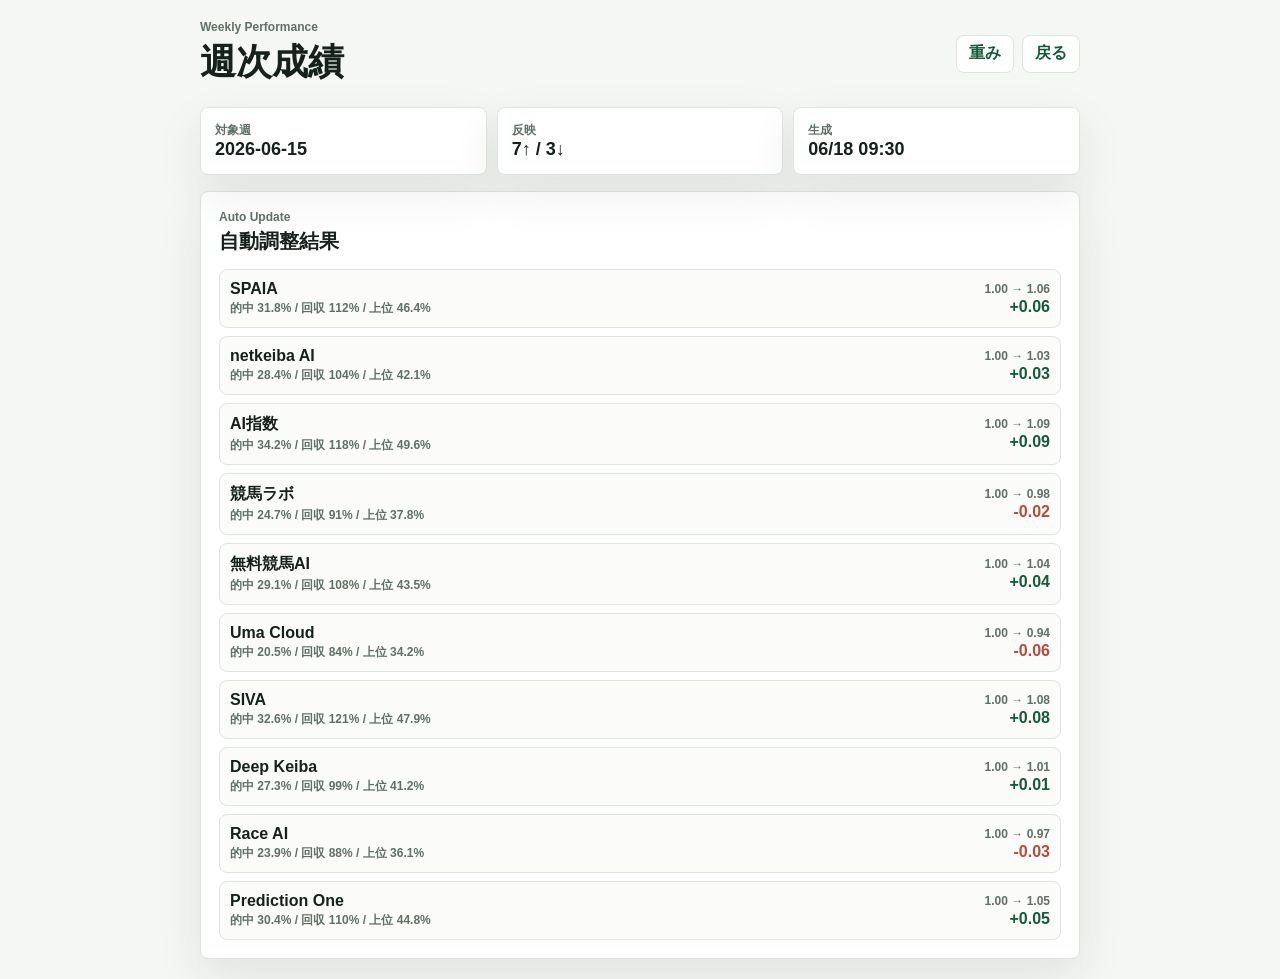
<file: docs/chihou/weekly.html>
<!doctype html>
<html lang="ja">
  <head>
    <meta charset="utf-8" />
    <meta name="viewport" content="width=device-width, initial-scale=1" />
    <title>週次成績 | AI地方競馬コンセンサス</title>
    <link rel="stylesheet" href="./phone.css?v=chihou-auto-2" />
  </head>
  <body>
    <main class="weights-page weekly-page">
      <header class="topbar">
        <div>
          <p class="eyebrow">Weekly Performance</p>
          <h2>週次成績</h2>
        </div>
        <div class="topbar-actions">
          <a class="text-button nav-link" href="./weights.html">重み</a>
          <a class="text-button nav-link" href="./phone.html">戻る</a>
        </div>
      </header>

      <section id="weeklySummary" class="auto-summary" aria-live="polite"></section>

      <section class="weights-panel">
        <div class="panel-heading">
          <div>
            <p class="eyebrow">Auto Update</p>
            <h3>自動調整結果</h3>
          </div>
        </div>
        <div id="weeklyRows" class="weekly-result-list"></div>
      </section>
    </main>

    <script src="./auto-weights.js?v=chihou-auto-2"></script>
    <script src="./weekly.js?v=chihou-auto-2"></script>
  </body>
</html>
</file>
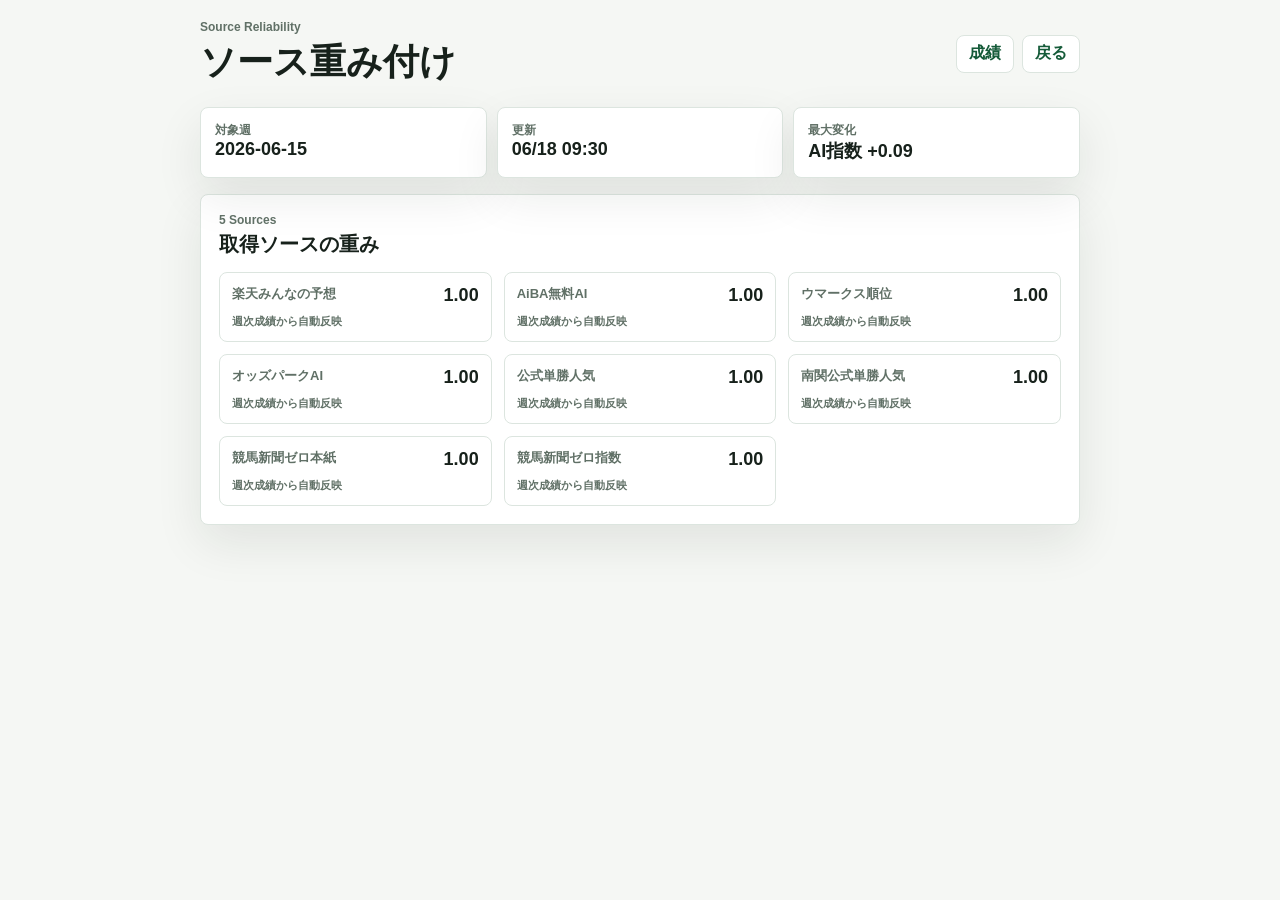
<file: docs/chihou/weights.html>
<!doctype html>
<html lang="ja">
  <head>
    <meta charset="utf-8" />
    <meta name="viewport" content="width=device-width, initial-scale=1" />
    <title>ソース重み付け | AI地方競馬コンセンサス</title>
    <link rel="stylesheet" href="./phone.css?v=chihou-auto-13" />
  </head>
  <body>
    <main class="weights-page">
      <header class="topbar">
        <div>
          <p class="eyebrow">Source Reliability</p>
          <h2>ソース重み付け</h2>
        </div>
        <div class="topbar-actions">
          <a class="text-button nav-link" href="./weekly.html">成績</a>
          <a class="text-button nav-link" href="./phone.html">戻る</a>
        </div>
      </header>

      <section id="autoWeightSummary" class="auto-summary" aria-live="polite"></section>

      <section class="weights-panel">
        <div class="panel-heading">
          <div>
            <p class="eyebrow">5 Sources</p>
            <h3>取得ソースの重み</h3>
          </div>
        </div>
        <div id="weightControls" class="weight-grid"></div>
      </section>
    </main>

    <script src="./auto-weights.js?v=chihou-auto-13"></script>
    <script src="./weights.js?v=chihou-auto-13"></script>
  </body>
</html>
</file>
<file: styles.css>
:root {
  color-scheme: light;
  --bg: #f5f7f4;
  --surface: #ffffff;
  --surface-soft: #eef3f0;
  --ink: #17211b;
  --muted: #607066;
  --line: #dce5df;
  --green: #1f7a4d;
  --green-dark: #155b39;
  --red: #b64b3f;
  --gold: #b8892f;
  --blue: #286e9c;
  --shadow: 0 18px 48px rgba(23, 33, 27, 0.09);
  font-family: -apple-system, BlinkMacSystemFont, "Hiragino Sans", "Yu Gothic", "YuGothic", "Segoe UI", sans-serif;
}

* {
  box-sizing: border-box;
}

body {
  margin: 0;
  min-height: 100vh;
  background: var(--bg);
  color: var(--ink);
}

button,
input,
select {
  font: inherit;
}

button {
  cursor: pointer;
}

.app-shell {
  display: grid;
  grid-template-columns: 320px minmax(0, 1fr);
  min-height: 100vh;
}

.sidebar {
  border-right: 1px solid var(--line);
  background: #fbfcfa;
  padding: 24px;
  overflow-y: auto;
}

.brand {
  display: flex;
  gap: 14px;
  align-items: center;
  margin-bottom: 28px;
}

.brand-mark {
  display: grid;
  place-items: center;
  width: 48px;
  height: 48px;
  border-radius: 8px;
  background: #dfeee5;
  color: var(--green-dark);
}

.brand-mark svg,
.icon-button svg,
.input-wrap svg {
  width: 24px;
  height: 24px;
  fill: none;
  stroke: currentColor;
  stroke-width: 2;
  stroke-linecap: round;
  stroke-linejoin: round;
}

.brand p,
.eyebrow {
  margin: 0 0 4px;
  color: var(--muted);
  font-size: 12px;
  font-weight: 700;
}

.brand h1,
.topbar h2,
.panel-heading h3 {
  margin: 0;
  letter-spacing: 0;
}

.brand h1 {
  font-size: 20px;
}

.field {
  display: grid;
  gap: 8px;
  margin-bottom: 16px;
}

.field label {
  color: var(--muted);
  font-size: 13px;
  font-weight: 700;
}

.input-wrap {
  display: grid;
  grid-template-columns: 22px 1fr;
  gap: 8px;
  align-items: center;
  min-height: 42px;
  border: 1px solid var(--line);
  border-radius: 8px;
  padding: 0 12px;
  background: var(--surface);
  color: var(--muted);
}

.input-wrap input {
  width: 100%;
  border: 0;
  outline: 0;
  background: transparent;
  color: var(--ink);
}

.venue-tabs {
  display: grid;
  grid-template-columns: repeat(4, 1fr);
  gap: 4px;
  padding: 4px;
  border-radius: 8px;
  background: var(--surface-soft);
  margin-bottom: 18px;
}

.venue-tabs button {
  min-height: 34px;
  border: 0;
  border-radius: 6px;
  background: transparent;
  color: var(--muted);
  font-size: 13px;
  font-weight: 700;
}

.venue-tabs button.active {
  background: var(--surface);
  color: var(--green-dark);
  box-shadow: 0 4px 14px rgba(23, 33, 27, 0.08);
}

.race-list {
  display: grid;
  gap: 8px;
}

.race-card {
  display: grid;
  grid-template-columns: 1fr auto;
  gap: 8px;
  width: 100%;
  min-height: 74px;
  border: 1px solid var(--line);
  border-radius: 8px;
  background: var(--surface);
  padding: 12px;
  text-align: left;
}

.race-card.active {
  border-color: var(--green);
  box-shadow: 0 0 0 3px rgba(31, 122, 77, 0.12);
}

.race-card strong {
  display: block;
  margin-bottom: 4px;
  font-size: 15px;
}

.race-card span {
  color: var(--muted);
  font-size: 12px;
}

.countdown {
  align-self: start;
  border-radius: 999px;
  background: #edf5f1;
  color: var(--green-dark);
  padding: 4px 8px;
  font-size: 12px;
  font-weight: 800;
}

.workspace {
  padding: 26px;
  overflow: hidden;
}

.topbar,
.panel-heading {
  display: flex;
  justify-content: space-between;
  gap: 16px;
  align-items: center;
}

.topbar {
  margin-bottom: 20px;
}

.topbar h2 {
  font-size: clamp(24px, 3vw, 36px);
}

.icon-button {
  display: grid;
  place-items: center;
  width: 44px;
  height: 44px;
  border: 1px solid var(--line);
  border-radius: 8px;
  background: var(--surface);
  color: var(--green-dark);
}

.icon-button:disabled {
  cursor: not-allowed;
  opacity: 0.45;
}

.status-grid {
  display: grid;
  grid-template-columns: repeat(5, minmax(0, 1fr));
  gap: 12px;
  margin-bottom: 16px;
}

.metric,
.ranking-panel,
.detail-panel,
.weights-panel {
  border: 1px solid var(--line);
  border-radius: 8px;
  background: var(--surface);
  box-shadow: var(--shadow);
}

.metric {
  display: grid;
  gap: 8px;
  min-height: 88px;
  padding: 16px;
}

.metric span {
  color: var(--muted);
  font-size: 13px;
  font-weight: 700;
}

.metric strong {
  overflow-wrap: anywhere;
  font-size: 22px;
}

.metric small {
  color: var(--muted);
  font-size: 12px;
  font-weight: 700;
}

.metric.is-active strong {
  color: var(--green-dark);
}

.metric.is-paused strong {
  color: var(--red);
}

.content-grid {
  display: grid;
  grid-template-columns: minmax(0, 1.6fr) minmax(300px, 0.8fr);
  gap: 16px;
  align-items: start;
}

.ranking-panel,
.detail-panel,
.weights-panel {
  padding: 18px;
}

.ranking-panel {
  min-width: 0;
}

.panel-heading {
  margin-bottom: 14px;
}

.panel-heading h3 {
  font-size: 20px;
}

select {
  min-height: 38px;
  border: 1px solid var(--line);
  border-radius: 8px;
  background: var(--surface);
  color: var(--ink);
  padding: 0 12px;
}

.table-wrap {
  overflow-x: auto;
}

table {
  width: 100%;
  border-collapse: collapse;
  min-width: 720px;
}

th,
td {
  border-bottom: 1px solid var(--line);
  padding: 13px 10px;
  text-align: left;
  white-space: nowrap;
}

th {
  color: var(--muted);
  font-size: 12px;
}

td {
  font-size: 14px;
}

tr:last-child td {
  border-bottom: 0;
}

.horse-cell {
  border: 0;
  background: transparent;
  color: var(--green-dark);
  font-weight: 800;
  text-align: left;
}

.support-bar {
  display: grid;
  grid-template-columns: minmax(110px, 1fr) 54px;
  gap: 10px;
  align-items: center;
}

.bar-track {
  height: 10px;
  border-radius: 999px;
  background: #e6eee9;
  overflow: hidden;
}

.bar-fill {
  height: 100%;
  border-radius: inherit;
  background: linear-gradient(90deg, var(--green), var(--gold));
}

.gap-pill,
.number-badge,
.mark-badge {
  display: inline-grid;
  place-items: center;
  min-height: 28px;
  border-radius: 999px;
  padding: 0 10px;
  font-size: 12px;
  font-weight: 800;
}

.gap-pill.positive {
  background: #f8e9e6;
  color: var(--red);
}

.gap-pill.negative {
  background: #e6f0f7;
  color: var(--blue);
}

.gap-pill.neutral,
.number-badge {
  background: #edf3ef;
  color: var(--muted);
}

.horse-summary {
  display: grid;
  grid-template-columns: repeat(3, 1fr);
  gap: 8px;
  margin-bottom: 14px;
}

.horse-summary div {
  border-radius: 8px;
  background: var(--surface-soft);
  padding: 10px;
}

.horse-summary span {
  display: block;
  color: var(--muted);
  font-size: 12px;
  font-weight: 700;
}

.horse-summary strong {
  font-size: 18px;
}

.site-votes {
  display: grid;
  gap: 8px;
}

.vote-row {
  display: grid;
  grid-template-columns: 1fr auto auto;
  gap: 10px;
  align-items: center;
  border: 1px solid var(--line);
  border-radius: 8px;
  padding: 10px;
}

.vote-row span {
  color: var(--muted);
  font-size: 12px;
}

.mark-badge {
  min-width: 34px;
  background: #fff6df;
  color: #8c641e;
}

.weights-panel {
  margin-top: 16px;
}

.text-button {
  min-height: 38px;
  border: 1px solid var(--line);
  border-radius: 8px;
  background: var(--surface);
  color: var(--green-dark);
  padding: 0 12px;
  font-weight: 800;
}

.weight-grid {
  display: grid;
  grid-template-columns: repeat(3, minmax(0, 1fr));
  gap: 12px;
}

.weight-control {
  display: grid;
  gap: 8px;
  border: 1px solid var(--line);
  border-radius: 8px;
  padding: 12px;
}

.weight-control label {
  display: flex;
  justify-content: space-between;
  gap: 10px;
  color: var(--muted);
  font-size: 13px;
  font-weight: 800;
}

.weight-control input {
  width: 100%;
  accent-color: var(--green);
}

@media (max-width: 1080px) {
  .app-shell {
    grid-template-columns: 1fr;
  }

  .sidebar {
    border-right: 0;
    border-bottom: 1px solid var(--line);
  }

  .race-list {
    grid-template-columns: repeat(2, minmax(0, 1fr));
  }

  .content-grid {
    grid-template-columns: 1fr;
  }

  .weight-grid,
  .status-grid {
    grid-template-columns: repeat(2, minmax(0, 1fr));
  }
}

@media (max-width: 640px) {
  .app-shell {
    display: flex;
    flex-direction: column;
  }

  .workspace {
    order: -1;
  }

  .sidebar,
  .workspace {
    padding: 10px;
  }

  .race-list,
  .weight-grid,
  .horse-summary {
    grid-template-columns: 1fr;
  }

  .brand {
    margin-bottom: 14px;
  }

  .brand-mark {
    width: 40px;
    height: 40px;
  }

  .field,
  .venue-tabs {
    margin-bottom: 10px;
  }

  .topbar,
  .panel-heading {
    align-items: center;
    gap: 10px;
  }

  .topbar {
    margin-bottom: 10px;
  }

  .topbar .eyebrow {
    display: none;
  }

  .topbar h2 {
    font-size: 18px;
    line-height: 1.25;
  }

  .icon-button {
    width: 38px;
    height: 38px;
  }

  .status-grid {
    grid-template-columns: repeat(3, minmax(0, 1fr));
    gap: 6px;
    margin-bottom: 10px;
  }

  .metric {
    min-height: 54px;
    gap: 3px;
    padding: 8px;
  }

  .metric:nth-child(4),
  .metric:nth-child(5) {
    display: none;
  }

  .metric span,
  .metric small {
    font-size: 10px;
  }

  .metric strong {
    font-size: 14px;
  }

  .ranking-panel,
  .detail-panel,
  .weights-panel {
    padding: 10px;
    box-shadow: 0 10px 28px rgba(23, 33, 27, 0.07);
  }

  .panel-heading {
    margin-bottom: 10px;
  }

  .panel-heading h3 {
    font-size: 16px;
  }

  select {
    min-height: 34px;
    max-width: 116px;
    padding: 0 8px;
    font-size: 13px;
  }

  .table-wrap {
    overflow: visible;
  }

  table,
  tbody,
  tr,
  td {
    display: block;
  }

  table {
    min-width: 0;
  }

  thead {
    display: none;
  }

  tbody {
    display: grid;
    gap: 7px;
  }

  tr {
    display: grid;
    grid-template-columns: 26px minmax(0, 1fr) 58px 54px;
    gap: 7px;
    align-items: center;
    min-height: 52px;
    border: 1px solid var(--line);
    border-radius: 8px;
    background: var(--surface);
    padding: 8px;
  }

  td {
    border-bottom: 0;
    padding: 0;
    white-space: normal;
  }

  td:nth-child(4),
  td:nth-child(6) {
    display: none;
  }

  td:nth-child(1) {
    color: var(--muted);
    font-size: 12px;
    font-weight: 800;
    text-align: center;
  }

  td:nth-child(3),
  td:nth-child(5) {
    text-align: right;
  }

  td:nth-child(5) {
    font-size: 13px;
    font-weight: 800;
  }

  .horse-cell {
    display: block;
    width: 100%;
    overflow-wrap: anywhere;
    font-size: 14px;
    line-height: 1.25;
  }

  .support-bar {
    display: block;
  }

  .bar-track {
    display: none;
  }

  .support-bar strong {
    font-size: 16px;
  }

  .horse-summary {
    gap: 6px;
  }

  .vote-row {
    grid-template-columns: minmax(0, 1fr) auto auto;
  }
}
:root {
  color-scheme: light;
  --bg: #f5f7f4;
  --surface: #ffffff;
  --surface-soft: #eef3f0;
  --ink: #17211b;
  --muted: #607066;
  --line: #dce5df;
  --green: #1f7a4d;
  --green-dark: #155b39;
  --red: #b64b3f;
  --gold: #b8892f;
  --blue: #286e9c;
  --shadow: 0 18px 48px rgba(23, 33, 27, 0.09);
  font-family: -apple-system, BlinkMacSystemFont, "Hiragino Sans", "Yu Gothic", "YuGothic", "Segoe UI", sans-serif;
}

* {
  box-sizing: border-box;
}

body {
  margin: 0;
  min-height: 100vh;
  background: var(--bg);
  color: var(--ink);
}

button,
input,
select {
  font: inherit;
}

button {
  cursor: pointer;
}

.app-shell {
  display: grid;
  grid-template-columns: 320px minmax(0, 1fr);
  min-height: 100vh;
}

.sidebar {
  border-right: 1px solid var(--line);
  background: #fbfcfa;
  padding: 24px;
  overflow-y: auto;
}

.brand {
  display: flex;
  gap: 14px;
  align-items: center;
  margin-bottom: 28px;
}

.brand-mark {
  display: grid;
  place-items: center;
  width: 48px;
  height: 48px;
  border-radius: 8px;
  background: #dfeee5;
  color: var(--green-dark);
}

.brand-mark svg,
.icon-button svg,
.input-wrap svg {
  width: 24px;
  height: 24px;
  fill: none;
  stroke: currentColor;
  stroke-width: 2;
  stroke-linecap: round;
  stroke-linejoin: round;
}

.brand p,
.eyebrow {
  margin: 0 0 4px;
  color: var(--muted);
  font-size: 12px;
  font-weight: 700;
}

.brand h1,
.topbar h2,
.panel-heading h3 {
  margin: 0;
  letter-spacing: 0;
}

.brand h1 {
  font-size: 20px;
}

.field {
  display: grid;
  gap: 8px;
  margin-bottom: 16px;
}

.field label {
  color: var(--muted);
  font-size: 13px;
  font-weight: 700;
}

.input-wrap {
  display: grid;
  grid-template-columns: 22px 1fr;
  gap: 8px;
  align-items: center;
  min-height: 42px;
  border: 1px solid var(--line);
  border-radius: 8px;
  padding: 0 12px;
  background: var(--surface);
  color: var(--muted);
}

.input-wrap input {
  width: 100%;
  border: 0;
  outline: 0;
  background: transparent;
  color: var(--ink);
}

.venue-tabs {
  display: grid;
  grid-template-columns: repeat(4, 1fr);
  gap: 4px;
  padding: 4px;
  border-radius: 8px;
  background: var(--surface-soft);
  margin-bottom: 18px;
}

.venue-tabs button {
  min-height: 34px;
  border: 0;
  border-radius: 6px;
  background: transparent;
  color: var(--muted);
  font-size: 13px;
  font-weight: 700;
}

.venue-tabs button.active {
  background: var(--surface);
  color: var(--green-dark);
  box-shadow: 0 4px 14px rgba(23, 33, 27, 0.08);
}

.race-list {
  display: grid;
  gap: 8px;
}

.race-card {
  display: grid;
  grid-template-columns: 1fr auto;
  gap: 8px;
  width: 100%;
  min-height: 74px;
  border: 1px solid var(--line);
  border-radius: 8px;
  background: var(--surface);
  padding: 12px;
  text-align: left;
}

.race-card.active {
  border-color: var(--green);
  box-shadow: 0 0 0 3px rgba(31, 122, 77, 0.12);
}

.race-card strong {
  display: block;
  margin-bottom: 4px;
  font-size: 15px;
}

.race-card span {
  color: var(--muted);
  font-size: 12px;
}

.countdown {
  align-self: start;
  border-radius: 999px;
  background: #edf5f1;
  color: var(--green-dark);
  padding: 4px 8px;
  font-size: 12px;
  font-weight: 800;
}

.workspace {
  padding: 26px;
  overflow: hidden;
}

.topbar,
.panel-heading {
  display: flex;
  justify-content: space-between;
  gap: 16px;
  align-items: center;
}

.topbar {
  margin-bottom: 20px;
}

.topbar h2 {
  font-size: clamp(24px, 3vw, 36px);
}

.icon-button {
  display: grid;
  place-items: center;
  width: 44px;
  height: 44px;
  border: 1px solid var(--line);
  border-radius: 8px;
  background: var(--surface);
  color: var(--green-dark);
}

.icon-button:disabled {
  cursor: not-allowed;
  opacity: 0.45;
}

.status-grid {
  display: grid;
  grid-template-columns: repeat(5, minmax(0, 1fr));
  gap: 12px;
  margin-bottom: 16px;
}

.metric,
.ranking-panel,
.detail-panel,
.weights-panel {
  border: 1px solid var(--line);
  border-radius: 8px;
  background: var(--surface);
  box-shadow: var(--shadow);
}

.metric {
  display: grid;
  gap: 8px;
  min-height: 88px;
  padding: 16px;
}

.metric span {
  color: var(--muted);
  font-size: 13px;
  font-weight: 700;
}

.metric strong {
  overflow-wrap: anywhere;
  font-size: 22px;
}

.metric small {
  color: var(--muted);
  font-size: 12px;
  font-weight: 700;
}

.metric.is-active strong {
  color: var(--green-dark);
}

.metric.is-paused strong {
  color: var(--red);
}

.content-grid {
  display: grid;
  grid-template-columns: minmax(0, 1.6fr) minmax(300px, 0.8fr);
  gap: 16px;
  align-items: start;
}

.ranking-panel,
.detail-panel,
.weights-panel {
  padding: 18px;
}

.ranking-panel {
  min-width: 0;
}

.panel-heading {
  margin-bottom: 14px;
}

.panel-heading h3 {
  font-size: 20px;
}

select {
  min-height: 38px;
  border: 1px solid var(--line);
  border-radius: 8px;
  background: var(--surface);
  color: var(--ink);
  padding: 0 12px;
}

.table-wrap {
  overflow-x: auto;
}

table {
  width: 100%;
  border-collapse: collapse;
  min-width: 720px;
}

th,
td {
  border-bottom: 1px solid var(--line);
  padding: 13px 10px;
  text-align: left;
  white-space: nowrap;
}

th {
  color: var(--muted);
  font-size: 12px;
}

td {
  font-size: 14px;
}

tr:last-child td {
  border-bottom: 0;
}

.horse-cell {
  border: 0;
  background: transparent;
  color: var(--green-dark);
  font-weight: 800;
  text-align: left;
}

.support-bar {
  display: grid;
  grid-template-columns: minmax(110px, 1fr) 54px;
  gap: 10px;
  align-items: center;
}

.bar-track {
  height: 10px;
  border-radius: 999px;
  background: #e6eee9;
  overflow: hidden;
}

.bar-fill {
  height: 100%;
  border-radius: inherit;
  background: linear-gradient(90deg, var(--green), var(--gold));
}

.gap-pill,
.number-badge,
.mark-badge {
  display: inline-grid;
  place-items: center;
  min-height: 28px;
  border-radius: 999px;
  padding: 0 10px;
  font-size: 12px;
  font-weight: 800;
}

.gap-pill.positive {
  background: #f8e9e6;
  color: var(--red);
}

.gap-pill.negative {
  background: #e6f0f7;
  color: var(--blue);
}

.gap-pill.neutral,
.number-badge {
  background: #edf3ef;
  color: var(--muted);
}

.horse-summary {
  display: grid;
  grid-template-columns: repeat(3, 1fr);
  gap: 8px;
  margin-bottom: 14px;
}

.horse-summary div {
  border-radius: 8px;
  background: var(--surface-soft);
  padding: 10px;
}

.horse-summary span {
  display: block;
  color: var(--muted);
  font-size: 12px;
  font-weight: 700;
}

.horse-summary strong {
  font-size: 18px;
}

.site-votes {
  display: grid;
  gap: 8px;
}

.vote-row {
  display: grid;
  grid-template-columns: 1fr auto auto;
  gap: 10px;
  align-items: center;
  border: 1px solid var(--line);
  border-radius: 8px;
  padding: 10px;
}

.vote-row span {
  color: var(--muted);
  font-size: 12px;
}

.mark-badge {
  min-width: 34px;
  background: #fff6df;
  color: #8c641e;
}

.weights-panel {
  margin-top: 16px;
}

.text-button {
  min-height: 38px;
  border: 1px solid var(--line);
  border-radius: 8px;
  background: var(--surface);
  color: var(--green-dark);
  padding: 0 12px;
  font-weight: 800;
}

.weight-grid {
  display: grid;
  grid-template-columns: repeat(3, minmax(0, 1fr));
  gap: 12px;
}

.weight-control {
  display: grid;
  gap: 8px;
  border: 1px solid var(--line);
  border-radius: 8px;
  padding: 12px;
}

.weight-control label {
  display: flex;
  justify-content: space-between;
  gap: 10px;
  color: var(--muted);
  font-size: 13px;
  font-weight: 800;
}

.weight-control input {
  width: 100%;
  accent-color: var(--green);
}

@media (max-width: 1080px) {
  .app-shell {
    grid-template-columns: 1fr;
  }

  .sidebar {
    border-right: 0;
    border-bottom: 1px solid var(--line);
  }

  .race-list {
    grid-template-columns: repeat(2, minmax(0, 1fr));
  }

  .content-grid {
    grid-template-columns: 1fr;
  }

  .weight-grid,
  .status-grid {
    grid-template-columns: repeat(2, minmax(0, 1fr));
  }
}

@media (max-width: 640px) {
  .sidebar,
  .workspace {
    padding: 16px;
  }

  .race-list,
  .status-grid,
  .weight-grid,
  .horse-summary {
    grid-template-columns: 1fr;
  }

  .topbar,
  .panel-heading {
    align-items: flex-start;
  }

  .topbar h2 {
    font-size: 24px;
  }
}
</file>
<file: docs/styles.css>
:root {
  color-scheme: light;
  --bg: #f5f7f4;
  --surface: #ffffff;
  --surface-soft: #eef3f0;
  --ink: #17211b;
  --muted: #607066;
  --line: #dce5df;
  --green: #1f7a4d;
  --green-dark: #155b39;
  --red: #b64b3f;
  --gold: #b8892f;
  --blue: #286e9c;
  --shadow: 0 18px 48px rgba(23, 33, 27, 0.09);
  font-family: -apple-system, BlinkMacSystemFont, "Hiragino Sans", "Yu Gothic", "YuGothic", "Segoe UI", sans-serif;
}

* {
  box-sizing: border-box;
}

body {
  margin: 0;
  min-height: 100vh;
  background: var(--bg);
  color: var(--ink);
}

button,
input,
select {
  font: inherit;
}

button {
  cursor: pointer;
}

.app-shell {
  display: grid;
  grid-template-columns: 320px minmax(0, 1fr);
  min-height: 100vh;
}

.sidebar {
  border-right: 1px solid var(--line);
  background: #fbfcfa;
  padding: 24px;
  overflow-y: auto;
}

.brand {
  display: flex;
  gap: 14px;
  align-items: center;
  margin-bottom: 28px;
}

.brand-mark {
  display: grid;
  place-items: center;
  width: 48px;
  height: 48px;
  border-radius: 8px;
  background: #dfeee5;
  color: var(--green-dark);
}

.brand-mark svg,
.icon-button svg,
.input-wrap svg {
  width: 24px;
  height: 24px;
  fill: none;
  stroke: currentColor;
  stroke-width: 2;
  stroke-linecap: round;
  stroke-linejoin: round;
}

.brand p,
.eyebrow {
  margin: 0 0 4px;
  color: var(--muted);
  font-size: 12px;
  font-weight: 700;
}

.brand h1,
.topbar h2,
.panel-heading h3 {
  margin: 0;
  letter-spacing: 0;
}

.brand h1 {
  font-size: 20px;
}

.field {
  display: grid;
  gap: 8px;
  margin-bottom: 16px;
}

.field label {
  color: var(--muted);
  font-size: 13px;
  font-weight: 700;
}

.input-wrap {
  display: grid;
  grid-template-columns: 22px 1fr;
  gap: 8px;
  align-items: center;
  min-height: 42px;
  border: 1px solid var(--line);
  border-radius: 8px;
  padding: 0 12px;
  background: var(--surface);
  color: var(--muted);
}

.input-wrap input {
  width: 100%;
  border: 0;
  outline: 0;
  background: transparent;
  color: var(--ink);
}

.venue-tabs {
  display: grid;
  grid-template-columns: repeat(5, 1fr);
  gap: 4px;
  padding: 4px;
  border-radius: 8px;
  background: var(--surface-soft);
  margin-bottom: 18px;
}

.venue-tabs button {
  min-height: 34px;
  border: 0;
  border-radius: 6px;
  background: transparent;
  color: var(--muted);
  font-size: 13px;
  font-weight: 700;
}

.venue-tabs button.active {
  background: var(--surface);
  color: var(--green-dark);
  box-shadow: 0 4px 14px rgba(23, 33, 27, 0.08);
}

.race-list {
  display: grid;
  gap: 8px;
}

.race-card {
  display: grid;
  grid-template-columns: 1fr auto;
  gap: 8px;
  width: 100%;
  min-height: 74px;
  border: 1px solid var(--line);
  border-radius: 8px;
  background: var(--surface);
  padding: 12px;
  text-align: left;
}

.race-card.active {
  border-color: var(--green);
  box-shadow: 0 0 0 3px rgba(31, 122, 77, 0.12);
}

.race-card strong {
  display: block;
  margin-bottom: 4px;
  font-size: 15px;
}

.race-card span {
  color: var(--muted);
  font-size: 12px;
}

.countdown {
  align-self: start;
  border-radius: 999px;
  background: #edf5f1;
  color: var(--green-dark);
  padding: 4px 8px;
  font-size: 12px;
  font-weight: 800;
}

.race-empty {
  display: grid;
  gap: 4px;
  border: 1px solid var(--line);
  border-radius: 8px;
  background: var(--surface);
  padding: 14px;
}

.race-empty strong {
  color: var(--ink);
  font-size: 14px;
}

.race-empty span {
  color: var(--muted);
  font-size: 12px;
  font-weight: 700;
}

.workspace {
  padding: 26px;
  overflow: hidden;
}

.topbar,
.panel-heading {
  display: flex;
  justify-content: space-between;
  gap: 16px;
  align-items: center;
}

.topbar {
  margin-bottom: 20px;
}

.topbar h2 {
  font-size: clamp(24px, 3vw, 36px);
}

.icon-button {
  display: grid;
  place-items: center;
  width: 44px;
  height: 44px;
  border: 1px solid var(--line);
  border-radius: 8px;
  background: var(--surface);
  color: var(--green-dark);
}

.icon-button:disabled {
  cursor: not-allowed;
  opacity: 0.45;
}

.status-grid {
  display: grid;
  grid-template-columns: repeat(5, minmax(0, 1fr));
  gap: 12px;
  margin-top: 16px;
}

.metric,
.ranking-panel,
.detail-panel,
.weights-panel,
.recommendations-panel {
  border: 1px solid var(--line);
  border-radius: 8px;
  background: var(--surface);
  box-shadow: var(--shadow);
}

.metric {
  display: grid;
  gap: 8px;
  min-height: 88px;
  padding: 16px;
}

.metric span {
  color: var(--muted);
  font-size: 13px;
  font-weight: 700;
}

.metric strong {
  overflow-wrap: anywhere;
  font-size: 22px;
}

.metric small {
  color: var(--muted);
  font-size: 12px;
  font-weight: 700;
}

.metric.is-active strong {
  color: var(--green-dark);
}

.metric.is-paused strong {
  color: var(--red);
}

.content-grid {
  display: grid;
  grid-template-columns: minmax(0, 1.6fr) minmax(300px, 0.8fr);
  gap: 16px;
  align-items: start;
}

.ranking-panel,
.detail-panel,
.weights-panel,
.recommendations-panel {
  padding: 18px;
}

.ranking-panel {
  min-width: 0;
}

.panel-heading {
  margin-bottom: 14px;
}

.panel-heading h3 {
  font-size: 20px;
}

select {
  min-height: 38px;
  border: 1px solid var(--line);
  border-radius: 8px;
  background: var(--surface);
  color: var(--ink);
  padding: 0 12px;
}

.table-wrap {
  overflow-x: auto;
}

table {
  width: 100%;
  border-collapse: collapse;
  min-width: 720px;
}

th,
td {
  border-bottom: 1px solid var(--line);
  padding: 13px 10px;
  text-align: left;
  white-space: nowrap;
}

th {
  color: var(--muted);
  font-size: 12px;
}

td {
  font-size: 14px;
}

tr:last-child td {
  border-bottom: 0;
}

.horse-cell {
  border: 0;
  background: transparent;
  color: var(--green-dark);
  font-weight: 800;
  text-align: left;
}

.support-bar {
  display: grid;
  grid-template-columns: minmax(110px, 1fr) 54px;
  gap: 10px;
  align-items: center;
}

.bar-track {
  height: 10px;
  border-radius: 999px;
  background: #e6eee9;
  overflow: hidden;
}

.bar-fill {
  height: 100%;
  border-radius: inherit;
  background: linear-gradient(90deg, var(--green), var(--gold));
}

.gap-pill,
.number-badge,
.mark-badge {
  display: inline-grid;
  place-items: center;
  min-height: 28px;
  border-radius: 999px;
  padding: 0 10px;
  font-size: 12px;
  font-weight: 800;
}

.gap-pill.positive {
  background: #f8e9e6;
  color: var(--red);
}

.gap-pill.negative {
  background: #e6f0f7;
  color: var(--blue);
}

.gap-pill.neutral,
.number-badge {
  background: #edf3ef;
  color: var(--muted);
}

.horse-summary {
  display: grid;
  grid-template-columns: repeat(3, 1fr);
  gap: 8px;
  margin-bottom: 14px;
}

.horse-summary div {
  border-radius: 8px;
  background: var(--surface-soft);
  padding: 10px;
}

.horse-summary span {
  display: block;
  color: var(--muted);
  font-size: 12px;
  font-weight: 700;
}

.horse-summary strong {
  font-size: 18px;
}

.site-votes {
  display: grid;
  gap: 8px;
}

.detail-actions {
  display: grid;
  gap: 8px;
}

.detail-actions .text-button {
  width: 100%;
}

.vote-row {
  display: grid;
  grid-template-columns: 1fr auto auto;
  gap: 10px;
  align-items: center;
  border: 1px solid var(--line);
  border-radius: 8px;
  padding: 10px;
}

.vote-row span {
  color: var(--muted);
  font-size: 12px;
}

.mark-badge {
  min-width: 34px;
  background: #fff6df;
  color: #8c641e;
}

.weights-panel,
.recommendations-panel {
  margin-top: 16px;
}

.text-button {
  display: inline-grid;
  place-items: center;
  min-height: 38px;
  border: 1px solid var(--line);
  border-radius: 8px;
  background: var(--surface);
  color: var(--green-dark);
  padding: 0 12px;
  font-weight: 800;
  text-decoration: none;
  white-space: nowrap;
}

.topbar-actions {
  display: flex;
  gap: 8px;
  align-items: center;
}

.recommendation-grid {
  display: grid;
  grid-template-columns: repeat(4, minmax(0, 1fr));
  gap: 10px;
}

.recommendation-card {
  display: grid;
  gap: 8px;
  border: 1px solid var(--line);
  border-radius: 8px;
  padding: 10px;
  background: #fbfcfa;
}

.recommendation-card h4 {
  margin: 0;
  font-size: 14px;
}

.ticket-list {
  display: grid;
  gap: 6px;
}

.ticket-row {
  display: grid;
  grid-template-columns: 24px minmax(0, 1fr) auto;
  gap: 8px;
  align-items: center;
  min-height: 46px;
  border-radius: 8px;
  background: var(--surface);
  padding: 7px;
}

.ticket-rank {
  display: grid;
  place-items: center;
  width: 22px;
  height: 22px;
  border-radius: 999px;
  background: #edf3ef;
  color: var(--muted);
  font-size: 12px;
  font-weight: 800;
}

.ticket-main,
.ticket-meta {
  display: grid;
  gap: 2px;
  min-width: 0;
}

.ticket-main strong {
  color: var(--green-dark);
  font-size: 15px;
}

.ticket-main small,
.ticket-meta small {
  overflow: hidden;
  color: var(--muted);
  font-size: 11px;
  font-weight: 700;
  text-overflow: ellipsis;
  white-space: nowrap;
}

.ticket-meta {
  justify-items: end;
}

.ticket-meta strong {
  font-size: 13px;
}

.weights-page {
  max-width: 920px;
  margin: 0 auto;
  padding: 20px;
}

.site-selector-grid {
  display: grid;
  grid-template-columns: minmax(0, 1.2fr) minmax(0, 0.8fr);
  gap: 10px;
  margin-bottom: 12px;
}

.site-selector-grid label {
  display: grid;
  gap: 6px;
  color: var(--muted);
  font-size: 12px;
  font-weight: 800;
}

.site-selector-grid select {
  max-width: none;
  width: 100%;
}

.site-detail-meta {
  display: grid;
  grid-template-columns: repeat(3, minmax(0, 1fr));
  gap: 8px;
  margin-bottom: 12px;
}

.site-detail-meta div {
  border-radius: 8px;
  background: var(--surface-soft);
  padding: 10px;
}

.site-detail-meta span {
  display: block;
  color: var(--muted);
  font-size: 12px;
  font-weight: 700;
}

.site-detail-meta strong {
  display: block;
  overflow-wrap: anywhere;
  font-size: 18px;
}

.weight-grid {
  display: grid;
  grid-template-columns: repeat(3, minmax(0, 1fr));
  gap: 12px;
}

.weight-control {
  display: grid;
  gap: 8px;
  border: 1px solid var(--line);
  border-radius: 8px;
  padding: 12px;
}

.weight-control label {
  display: flex;
  justify-content: space-between;
  gap: 10px;
  color: var(--muted);
  font-size: 13px;
  font-weight: 800;
}

.weight-line {
  display: flex;
  justify-content: space-between;
  gap: 10px;
  color: var(--muted);
  font-size: 13px;
  font-weight: 800;
}

.weight-line strong {
  color: var(--ink);
  font-size: 18px;
}

.weight-readout small {
  color: var(--muted);
  font-size: 11px;
  font-weight: 700;
}

.auto-summary {
  display: grid;
  grid-template-columns: repeat(3, minmax(0, 1fr));
  gap: 10px;
  margin-bottom: 16px;
}

.auto-summary:empty {
  display: none;
}

.auto-summary div {
  border: 1px solid var(--line);
  border-radius: 8px;
  background: var(--surface);
  box-shadow: var(--shadow);
  padding: 14px;
}

.auto-summary span {
  display: block;
  color: var(--muted);
  font-size: 12px;
  font-weight: 800;
}

.auto-summary strong {
  display: block;
  overflow-wrap: anywhere;
  font-size: 18px;
}

.weekly-result-list {
  display: grid;
  gap: 8px;
}

.weekly-result-row {
  display: grid;
  grid-template-columns: minmax(0, 1fr) auto;
  gap: 10px;
  align-items: center;
  border: 1px solid var(--line);
  border-radius: 8px;
  background: #fbfcfa;
  padding: 10px;
}

.weekly-result-row strong {
  display: block;
}

.weekly-result-row span,
.empty-state {
  color: var(--muted);
  font-size: 12px;
  font-weight: 700;
}

.weight-change {
  display: grid;
  gap: 2px;
  justify-items: end;
  white-space: nowrap;
}

.weekly-result-row.is-up .weight-change strong {
  color: var(--green-dark);
}

.weekly-result-row.is-down .weight-change strong {
  color: var(--red);
}

@media (max-width: 1080px) {
  .app-shell {
    grid-template-columns: 1fr;
  }

  .sidebar {
    border-right: 0;
    border-bottom: 1px solid var(--line);
  }

  .race-list {
    grid-template-columns: repeat(2, minmax(0, 1fr));
  }

  .content-grid {
    grid-template-columns: 1fr;
  }

  .weight-grid,
  .status-grid {
    grid-template-columns: repeat(2, minmax(0, 1fr));
  }
}

@media (max-width: 640px) {
  .app-shell {
    display: flex;
    flex-direction: column;
  }

  .sidebar,
  .workspace {
    padding: 10px;
  }

  .race-list,
  .weight-grid,
  .horse-summary,
  .site-selector-grid,
  .site-detail-meta {
    grid-template-columns: 1fr;
  }

  .brand {
    margin-bottom: 14px;
  }

  .brand-mark {
    width: 40px;
    height: 40px;
  }

  .field,
  .venue-tabs {
    margin-bottom: 10px;
  }

  .topbar,
  .panel-heading {
    align-items: center;
    gap: 10px;
  }

  .topbar {
    margin-bottom: 10px;
  }

  .topbar-actions {
    flex-wrap: wrap;
    justify-content: flex-end;
  }

  .topbar .eyebrow {
    display: none;
  }

  .topbar h2 {
    font-size: 18px;
    line-height: 1.25;
  }

  .icon-button {
    width: 38px;
    height: 38px;
  }

  .status-grid {
    grid-template-columns: repeat(3, minmax(0, 1fr));
    gap: 6px;
    margin-top: 10px;
  }

  .metric {
    min-height: 54px;
    gap: 3px;
    padding: 8px;
  }

  .metric:nth-child(4),
  .metric:nth-child(5) {
    display: none;
  }

  .metric span,
  .metric small {
    font-size: 10px;
  }

  .metric strong {
    font-size: 14px;
  }

  .ranking-panel,
  .detail-panel,
  .weights-panel,
  .recommendations-panel {
    padding: 10px;
    box-shadow: 0 10px 28px rgba(23, 33, 27, 0.07);
  }

  .panel-heading {
    margin-bottom: 10px;
  }

  .panel-heading h3 {
    font-size: 16px;
  }

  select {
    min-height: 34px;
    max-width: 116px;
    padding: 0 8px;
    font-size: 13px;
  }

  .table-wrap {
    overflow: visible;
  }

  table,
  tbody,
  tr,
  td {
    display: block;
  }

  table {
    width: 100%;
    min-width: 0;
  }

  thead {
    display: none;
  }

  tbody {
    display: grid;
    gap: 7px;
    width: 100%;
  }

  tr {
    display: grid;
    grid-template-columns: 26px minmax(0, 1fr) 58px 54px;
    gap: 7px;
    align-items: center;
    min-height: 52px;
    border: 1px solid var(--line);
    border-radius: 8px;
    background: var(--surface);
    padding: 8px;
    width: 100%;
  }

  td {
    border-bottom: 0;
    padding: 0;
    white-space: normal;
  }

  td:nth-child(4),
  td:nth-child(6) {
    display: none;
  }

  td:nth-child(1) {
    color: var(--muted);
    font-size: 12px;
    font-weight: 800;
    text-align: center;
  }

  td:nth-child(3),
  td:nth-child(5) {
    text-align: right;
  }

  td:nth-child(5) {
    font-size: 13px;
    font-weight: 800;
  }

  .horse-cell {
    display: block;
    width: 100%;
    overflow-wrap: anywhere;
    font-size: 14px;
    line-height: 1.25;
  }

  .support-bar {
    display: block;
  }

  .bar-track {
    display: none;
  }

  .support-bar strong {
    font-size: 16px;
  }

  .horse-summary {
    gap: 6px;
  }

  .vote-row {
    grid-template-columns: minmax(0, 1fr) auto auto;
  }

  .recommendation-grid {
    grid-template-columns: 1fr;
    gap: 8px;
  }

  .recommendation-card {
    gap: 7px;
    padding: 9px;
  }

  .ticket-row {
    min-height: 42px;
    grid-template-columns: 22px minmax(0, 1fr) 58px;
    gap: 7px;
    padding: 6px;
  }

  .ticket-main strong {
    font-size: 14px;
  }

  .ticket-meta strong {
    font-size: 12px;
  }

  .weights-page {
    padding: 10px;
  }

  .auto-summary {
    grid-template-columns: 1fr;
    gap: 6px;
    margin-bottom: 10px;
  }

  .auto-summary div {
    padding: 10px;
    box-shadow: 0 10px 28px rgba(23, 33, 27, 0.07);
  }

  .auto-summary strong {
    font-size: 15px;
  }

  .weekly-result-row {
    grid-template-columns: 1fr;
  }

  .weight-change {
    justify-items: start;
  }
}
</file>
<file: docs/chihou/phone.css>
:root {
  color-scheme: light;
  --bg: #f5f7f4;
  --surface: #ffffff;
  --surface-soft: #eef3f0;
  --ink: #17211b;
  --muted: #607066;
  --line: #dce5df;
  --green: #1f7a4d;
  --green-dark: #155b39;
  --red: #b64b3f;
  --gold: #b8892f;
  --blue: #286e9c;
  --shadow: 0 18px 48px rgba(23, 33, 27, 0.09);
  font-family: -apple-system, BlinkMacSystemFont, "Hiragino Sans", "Yu Gothic", "YuGothic", "Segoe UI", sans-serif;
}

* {
  box-sizing: border-box;
}

body {
  margin: 0;
  min-height: 100vh;
  background: var(--bg);
  color: var(--ink);
}

button,
input,
select {
  font: inherit;
}

button {
  cursor: pointer;
}

.app-shell {
  display: grid;
  grid-template-columns: 320px minmax(0, 1fr);
  min-height: 100vh;
}

.sidebar {
  border-right: 1px solid var(--line);
  background: #fbfcfa;
  padding: 24px;
  overflow-y: auto;
}

.brand {
  display: flex;
  gap: 14px;
  align-items: center;
  margin-bottom: 28px;
}

.brand-mark {
  display: grid;
  place-items: center;
  width: 48px;
  height: 48px;
  border-radius: 8px;
  background: #dfeee5;
  color: var(--green-dark);
}

.brand-mark svg,
.icon-button svg,
.input-wrap svg {
  width: 24px;
  height: 24px;
  fill: none;
  stroke: currentColor;
  stroke-width: 2;
  stroke-linecap: round;
  stroke-linejoin: round;
}

.brand p,
.eyebrow {
  margin: 0 0 4px;
  color: var(--muted);
  font-size: 12px;
  font-weight: 700;
}

.brand h1,
.topbar h2,
.panel-heading h3 {
  margin: 0;
  letter-spacing: 0;
}

.brand h1 {
  font-size: 20px;
}

.field {
  display: grid;
  gap: 8px;
  margin-bottom: 16px;
}

.field label {
  color: var(--muted);
  font-size: 13px;
  font-weight: 700;
}

.input-wrap {
  display: grid;
  grid-template-columns: 22px 1fr;
  gap: 8px;
  align-items: center;
  min-height: 42px;
  border: 1px solid var(--line);
  border-radius: 8px;
  padding: 0 12px;
  background: var(--surface);
  color: var(--muted);
}

.input-wrap input {
  width: 100%;
  border: 0;
  outline: 0;
  background: transparent;
  color: var(--ink);
}

.venue-tabs {
  display: grid;
  grid-template-columns: repeat(5, 1fr);
  gap: 4px;
  padding: 4px;
  border-radius: 8px;
  background: var(--surface-soft);
  margin-bottom: 18px;
}

.venue-tabs button {
  min-height: 34px;
  border: 0;
  border-radius: 6px;
  background: transparent;
  color: var(--muted);
  font-size: 13px;
  font-weight: 700;
}

.venue-tabs button.active {
  background: var(--surface);
  color: var(--green-dark);
  box-shadow: 0 4px 14px rgba(23, 33, 27, 0.08);
}

.race-list {
  display: grid;
  gap: 10px;
}

.race-card {
  display: grid;
  grid-template-columns: 1fr auto;
  gap: 8px;
  width: 100%;
  min-height: 74px;
  border: 1px solid var(--line);
  border-radius: 8px;
  background: var(--surface);
  padding: 12px;
  text-align: left;
}

.race-card.active {
  border-color: var(--green);
  box-shadow: 0 0 0 3px rgba(31, 122, 77, 0.12);
}

.race-card strong {
  display: block;
  margin-bottom: 4px;
  font-size: 15px;
}

.race-card span {
  color: var(--muted);
  font-size: 12px;
}

.countdown {
  align-self: start;
  border-radius: 999px;
  background: #edf5f1;
  color: var(--green-dark);
  padding: 4px 8px;
  font-size: 12px;
  font-weight: 800;
}

.race-group {
  display: grid;
  gap: 8px;
  border: 1px solid var(--line);
  border-radius: 8px;
  background: var(--surface);
  padding: 10px;
}

.race-group-heading {
  display: flex;
  align-items: center;
  justify-content: space-between;
  gap: 8px;
}

.race-group-heading strong {
  color: var(--ink);
  font-size: 15px;
}

.race-group-heading span {
  border-radius: 999px;
  background: var(--surface-soft);
  color: var(--muted);
  padding: 4px 8px;
  font-size: 12px;
  font-weight: 800;
}

.race-chip-grid {
  display: grid;
  grid-template-columns: repeat(4, minmax(0, 1fr));
  gap: 6px;
}

.race-chip {
  position: relative;
  display: grid;
  grid-template-columns: 1fr;
  justify-items: center;
  align-content: center;
  gap: 2px;
  min-height: 46px;
  padding: 7px 4px;
  text-align: center;
}

.race-chip strong {
  margin: 0;
  font-size: 13px;
}

.race-chip span {
  font-size: 11px;
  font-weight: 800;
}

.race-chip.next-race {
  border-color: var(--gold);
  background: #fffaf0;
  box-shadow: 0 0 0 2px rgba(184, 137, 47, 0.16);
}

.next-race-badge {
  position: absolute;
  top: -7px;
  right: -5px;
  min-width: 24px;
  border-radius: 999px;
  background: var(--gold);
  color: #ffffff;
  padding: 3px 6px;
  font-size: 10px;
  font-style: normal;
  font-weight: 900;
  line-height: 1;
  box-shadow: 0 6px 14px rgba(184, 137, 47, 0.24);
}

.race-empty {
  display: grid;
  gap: 4px;
  border: 1px solid var(--line);
  border-radius: 8px;
  background: var(--surface);
  padding: 14px;
}

.race-empty strong {
  color: var(--ink);
  font-size: 14px;
}

.race-empty span {
  color: var(--muted);
  font-size: 12px;
  font-weight: 700;
}

.workspace {
  padding: 26px;
  overflow: hidden;
}

.topbar,
.panel-heading {
  display: flex;
  justify-content: space-between;
  gap: 16px;
  align-items: center;
}

.topbar {
  margin-bottom: 20px;
}

.topbar h2 {
  font-size: clamp(24px, 3vw, 36px);
}

.icon-button {
  display: grid;
  place-items: center;
  width: 44px;
  height: 44px;
  border: 1px solid var(--line);
  border-radius: 8px;
  background: var(--surface);
  color: var(--green-dark);
}

.icon-button:disabled {
  cursor: not-allowed;
  opacity: 0.45;
}

.icon-button.is-loading {
  opacity: 0.62;
  pointer-events: none;
}

.status-grid {
  display: grid;
  grid-template-columns: repeat(5, minmax(0, 1fr));
  gap: 12px;
  margin-top: 16px;
}

.metric,
.ranking-panel,
.detail-panel,
.weights-panel,
.recommendations-panel,
.source-audit-panel {
  border: 1px solid var(--line);
  border-radius: 8px;
  background: var(--surface);
  box-shadow: var(--shadow);
}

.metric {
  display: grid;
  gap: 8px;
  min-height: 88px;
  padding: 16px;
}

.metric span {
  color: var(--muted);
  font-size: 13px;
  font-weight: 700;
}

.metric strong {
  overflow-wrap: anywhere;
  font-size: 22px;
}

.metric small {
  color: var(--muted);
  font-size: 12px;
  font-weight: 700;
}

.metric.is-active strong {
  color: var(--green-dark);
}

.metric.is-paused strong {
  color: var(--red);
}

.content-grid {
  display: grid;
  grid-template-columns: minmax(0, 1.6fr) minmax(300px, 0.8fr);
  gap: 16px;
  align-items: start;
}

.ranking-panel,
.detail-panel,
.weights-panel,
.recommendations-panel,
.source-audit-panel {
  padding: 18px;
}

.ranking-panel {
  min-width: 0;
}

.panel-heading {
  margin-bottom: 14px;
}

.panel-heading h3 {
  font-size: 20px;
}

select {
  min-height: 38px;
  border: 1px solid var(--line);
  border-radius: 8px;
  background: var(--surface);
  color: var(--ink);
  padding: 0 12px;
}

.table-wrap {
  overflow-x: auto;
}

table {
  width: 100%;
  border-collapse: collapse;
  min-width: 720px;
}

th,
td {
  border-bottom: 1px solid var(--line);
  padding: 13px 10px;
  text-align: left;
  white-space: nowrap;
}

th {
  color: var(--muted);
  font-size: 12px;
}

td {
  font-size: 14px;
}

tr:last-child td {
  border-bottom: 0;
}

.horse-cell {
  border: 0;
  background: transparent;
  color: var(--green-dark);
  font-weight: 800;
  text-align: left;
}

.support-bar {
  display: grid;
  grid-template-columns: minmax(110px, 1fr) 54px;
  gap: 10px;
  align-items: center;
}

.bar-track {
  height: 10px;
  border-radius: 999px;
  background: #e6eee9;
  overflow: hidden;
}

.bar-fill {
  height: 100%;
  border-radius: inherit;
  background: linear-gradient(90deg, var(--green), var(--gold));
}

.gap-pill,
.number-badge,
.mark-badge {
  display: inline-grid;
  place-items: center;
  min-height: 28px;
  border-radius: 999px;
  padding: 0 10px;
  font-size: 12px;
  font-weight: 800;
}

.gap-pill.positive {
  background: #f8e9e6;
  color: var(--red);
}

.gap-pill.negative {
  background: #e6f0f7;
  color: var(--blue);
}

.gap-pill.neutral,
.number-badge {
  background: #edf3ef;
  color: var(--muted);
}

.horse-summary {
  display: grid;
  grid-template-columns: repeat(3, 1fr);
  gap: 8px;
  margin-bottom: 14px;
}

.horse-summary div {
  border-radius: 8px;
  background: var(--surface-soft);
  padding: 10px;
}

.horse-summary span {
  display: block;
  color: var(--muted);
  font-size: 12px;
  font-weight: 700;
}

.horse-summary strong {
  font-size: 18px;
}

.site-votes {
  display: grid;
  gap: 8px;
}

.detail-actions {
  display: grid;
  gap: 8px;
}

.detail-actions .text-button {
  width: 100%;
}

.vote-row {
  display: grid;
  grid-template-columns: 1fr auto auto;
  gap: 10px;
  align-items: center;
  border: 1px solid var(--line);
  border-radius: 8px;
  padding: 10px;
}

.vote-row span {
  color: var(--muted);
  font-size: 12px;
}

.mark-badge {
  min-width: 34px;
  background: #fff6df;
  color: #8c641e;
}

.weights-panel,
.recommendations-panel,
.source-audit-panel {
  margin-top: 16px;
}

.source-audit-list {
  display: grid;
  grid-template-columns: repeat(2, minmax(0, 1fr));
  gap: 8px;
}

.source-audit-row {
  display: grid;
  grid-template-columns: minmax(0, 1fr) auto;
  gap: 10px;
  align-items: center;
  min-height: 56px;
  border: 1px solid var(--line);
  border-radius: 8px;
  padding: 10px;
  background: #fbfcfa;
}

.source-audit-row strong,
.source-audit-row span {
  display: block;
  overflow-wrap: anywhere;
}

.source-audit-row strong {
  font-size: 13px;
}

.source-audit-row span {
  margin-top: 3px;
  color: var(--muted);
  font-size: 11px;
  font-weight: 700;
}

.source-audit-row em {
  border-radius: 999px;
  padding: 4px 8px;
  background: #eef3f0;
  color: var(--muted);
  font-size: 11px;
  font-style: normal;
  font-weight: 900;
  white-space: nowrap;
}

.source-audit-row.acquired em {
  background: #dfeee5;
  color: var(--green-dark);
}

.source-audit-row.blocked em {
  background: #f5e6e4;
  color: var(--red);
}

.text-button {
  display: inline-grid;
  place-items: center;
  min-height: 38px;
  border: 1px solid var(--line);
  border-radius: 8px;
  background: var(--surface);
  color: var(--green-dark);
  padding: 0 12px;
  font-weight: 800;
  text-decoration: none;
  white-space: nowrap;
}

.topbar-actions {
  display: flex;
  gap: 8px;
  align-items: center;
}

.recommendation-grid {
  display: grid;
  grid-template-columns: repeat(4, minmax(0, 1fr));
  gap: 10px;
}

.recommendation-card {
  display: grid;
  gap: 8px;
  border: 1px solid var(--line);
  border-radius: 8px;
  padding: 10px;
  background: #fbfcfa;
}

.recommendation-card h4 {
  margin: 0;
  font-size: 14px;
}

.ticket-list {
  display: grid;
  gap: 6px;
}

.ticket-row {
  display: grid;
  grid-template-columns: 24px minmax(0, 1fr) auto;
  gap: 8px;
  align-items: center;
  min-height: 46px;
  border-radius: 8px;
  background: var(--surface);
  padding: 7px;
}

.ticket-rank {
  display: grid;
  place-items: center;
  width: 22px;
  height: 22px;
  border-radius: 999px;
  background: #edf3ef;
  color: var(--muted);
  font-size: 12px;
  font-weight: 800;
}

.ticket-main,
.ticket-meta {
  display: grid;
  gap: 2px;
  min-width: 0;
}

.ticket-main strong {
  color: var(--green-dark);
  font-size: 15px;
}

.ticket-main small,
.ticket-meta small {
  overflow: hidden;
  color: var(--muted);
  font-size: 11px;
  font-weight: 700;
  text-overflow: ellipsis;
  white-space: nowrap;
}

.ticket-meta {
  justify-items: end;
}

.ticket-meta strong {
  font-size: 13px;
}

.weights-page {
  max-width: 920px;
  margin: 0 auto;
  padding: 20px;
}

.site-selector-grid {
  display: grid;
  grid-template-columns: minmax(0, 1.2fr) minmax(0, 0.8fr);
  gap: 10px;
  margin-bottom: 12px;
}

.site-selector-grid label {
  display: grid;
  gap: 6px;
  color: var(--muted);
  font-size: 12px;
  font-weight: 800;
}

.site-selector-grid select {
  max-width: none;
  width: 100%;
}

.site-detail-meta {
  display: grid;
  grid-template-columns: repeat(3, minmax(0, 1fr));
  gap: 8px;
  margin-bottom: 12px;
}

.site-detail-meta div {
  border-radius: 8px;
  background: var(--surface-soft);
  padding: 10px;
}

.site-detail-meta span {
  display: block;
  color: var(--muted);
  font-size: 12px;
  font-weight: 700;
}

.site-detail-meta strong {
  display: block;
  overflow-wrap: anywhere;
  font-size: 18px;
}

.weight-grid {
  display: grid;
  grid-template-columns: repeat(3, minmax(0, 1fr));
  gap: 12px;
}

.weight-control {
  display: grid;
  gap: 8px;
  border: 1px solid var(--line);
  border-radius: 8px;
  padding: 12px;
}

.weight-control label {
  display: flex;
  justify-content: space-between;
  gap: 10px;
  color: var(--muted);
  font-size: 13px;
  font-weight: 800;
}

.weight-line {
  display: flex;
  justify-content: space-between;
  gap: 10px;
  color: var(--muted);
  font-size: 13px;
  font-weight: 800;
}

.weight-line strong {
  color: var(--ink);
  font-size: 18px;
}

.weight-readout small {
  color: var(--muted);
  font-size: 11px;
  font-weight: 700;
}

.auto-summary {
  display: grid;
  grid-template-columns: repeat(3, minmax(0, 1fr));
  gap: 10px;
  margin-bottom: 16px;
}

.auto-summary:empty {
  display: none;
}

.auto-summary div {
  border: 1px solid var(--line);
  border-radius: 8px;
  background: var(--surface);
  box-shadow: var(--shadow);
  padding: 14px;
}

.auto-summary span {
  display: block;
  color: var(--muted);
  font-size: 12px;
  font-weight: 800;
}

.auto-summary strong {
  display: block;
  overflow-wrap: anywhere;
  font-size: 18px;
}

.weekly-result-list {
  display: grid;
  gap: 8px;
}

.weekly-result-row {
  display: grid;
  grid-template-columns: minmax(0, 1fr) auto;
  gap: 10px;
  align-items: center;
  border: 1px solid var(--line);
  border-radius: 8px;
  background: #fbfcfa;
  padding: 10px;
}

.weekly-result-row strong {
  display: block;
}

.weekly-result-row span,
.empty-state {
  color: var(--muted);
  font-size: 12px;
  font-weight: 700;
}

.weight-change {
  display: grid;
  gap: 2px;
  justify-items: end;
  white-space: nowrap;
}

.weekly-result-row.is-up .weight-change strong {
  color: var(--green-dark);
}

.weekly-result-row.is-down .weight-change strong {
  color: var(--red);
}

@media (max-width: 1080px) {
  .app-shell {
    grid-template-columns: 1fr;
  }

  .sidebar {
    border-right: 0;
    border-bottom: 1px solid var(--line);
  }

  .race-list {
    grid-template-columns: repeat(2, minmax(0, 1fr));
  }

  .content-grid {
    grid-template-columns: 1fr;
  }

  .weight-grid,
  .status-grid {
    grid-template-columns: repeat(2, minmax(0, 1fr));
  }
}

@media (max-width: 640px) {
  .app-shell {
    display: flex;
    flex-direction: column;
  }

  .sidebar,
  .workspace {
    padding: 10px;
  }

  .race-list,
  .weight-grid,
  .horse-summary,
  .site-selector-grid,
  .site-detail-meta {
    grid-template-columns: 1fr;
  }

  .brand {
    margin-bottom: 14px;
  }

  .brand-mark {
    width: 40px;
    height: 40px;
  }

  .field,
  .venue-tabs {
    margin-bottom: 10px;
  }

  .topbar,
  .panel-heading {
    align-items: center;
    gap: 10px;
  }

  .topbar {
    margin-bottom: 10px;
  }

  .topbar-actions {
    flex-wrap: wrap;
    justify-content: flex-end;
  }

  .topbar .eyebrow {
    display: none;
  }

  .topbar h2 {
    font-size: 18px;
    line-height: 1.25;
  }

  .icon-button {
    width: 38px;
    height: 38px;
  }

  .status-grid {
    grid-template-columns: repeat(3, minmax(0, 1fr));
    gap: 6px;
    margin-top: 10px;
  }

  .metric {
    min-height: 54px;
    gap: 3px;
    padding: 8px;
  }

  .metric:nth-child(4),
  .metric:nth-child(5) {
    display: none;
  }

  .metric span,
  .metric small {
    font-size: 10px;
  }

  .metric strong {
    font-size: 14px;
  }

  .ranking-panel,
  .detail-panel,
  .weights-panel,
  .recommendations-panel,
  .source-audit-panel {
    padding: 10px;
    box-shadow: 0 10px 28px rgba(23, 33, 27, 0.07);
  }

  .source-audit-list {
    grid-template-columns: 1fr;
  }

  .panel-heading {
    margin-bottom: 10px;
  }

  .panel-heading h3 {
    font-size: 16px;
  }

  select {
    min-height: 34px;
    max-width: 116px;
    padding: 0 8px;
    font-size: 13px;
  }

  .table-wrap {
    overflow: visible;
  }

  table,
  tbody,
  tr,
  td {
    display: block;
  }

  table {
    width: 100%;
    min-width: 0;
  }

  thead {
    display: none;
  }

  tbody {
    display: grid;
    gap: 7px;
    width: 100%;
  }

  tr {
    display: grid;
    grid-template-columns: 26px minmax(0, 1fr) 58px 54px;
    gap: 7px;
    align-items: center;
    min-height: 52px;
    border: 1px solid var(--line);
    border-radius: 8px;
    background: var(--surface);
    padding: 8px;
    width: 100%;
  }

  td {
    border-bottom: 0;
    padding: 0;
    white-space: normal;
  }

  td:nth-child(4),
  td:nth-child(6) {
    display: none;
  }

  td:nth-child(1) {
    color: var(--muted);
    font-size: 12px;
    font-weight: 800;
    text-align: center;
  }

  td:nth-child(3),
  td:nth-child(5) {
    text-align: right;
  }

  td:nth-child(5) {
    font-size: 13px;
    font-weight: 800;
  }

  .horse-cell {
    display: block;
    width: 100%;
    overflow-wrap: anywhere;
    font-size: 14px;
    line-height: 1.25;
  }

  .support-bar {
    display: block;
  }

  .bar-track {
    display: none;
  }

  .support-bar strong {
    font-size: 16px;
  }

  .horse-summary {
    gap: 6px;
  }

  .vote-row {
    grid-template-columns: minmax(0, 1fr) auto auto;
  }

  .recommendation-grid {
    grid-template-columns: 1fr;
    gap: 8px;
  }

  .recommendation-card {
    gap: 7px;
    padding: 9px;
  }

  .ticket-row {
    min-height: 42px;
    grid-template-columns: 22px minmax(0, 1fr) 58px;
    gap: 7px;
    padding: 6px;
  }

  .ticket-main strong {
    font-size: 14px;
  }

  .ticket-meta strong {
    font-size: 12px;
  }

  .weights-page {
    padding: 10px;
  }

  .auto-summary {
    grid-template-columns: 1fr;
    gap: 6px;
    margin-bottom: 10px;
  }

  .auto-summary div {
    padding: 10px;
    box-shadow: 0 10px 28px rgba(23, 33, 27, 0.07);
  }

  .auto-summary strong {
    font-size: 15px;
  }

  .weekly-result-row {
    grid-template-columns: 1fr;
  }

  .weight-change {
    justify-items: start;
  }
}
</file>
<file: docs/phone.css>
:root {
  color-scheme: light;
  --bg: #f5f7f4;
  --surface: #ffffff;
  --surface-soft: #eef3f0;
  --ink: #17211b;
  --muted: #607066;
  --line: #dce5df;
  --green: #1f7a4d;
  --green-dark: #155b39;
  --red: #b64b3f;
  --gold: #b8892f;
  --blue: #286e9c;
  --shadow: 0 18px 48px rgba(23, 33, 27, 0.09);
  font-family: -apple-system, BlinkMacSystemFont, "Hiragino Sans", "Yu Gothic", "YuGothic", "Segoe UI", sans-serif;
}

* {
  box-sizing: border-box;
}

body {
  margin: 0;
  min-height: 100vh;
  background: var(--bg);
  color: var(--ink);
}

button,
input,
select {
  font: inherit;
}

button {
  cursor: pointer;
}

.app-shell {
  display: grid;
  grid-template-columns: 320px minmax(0, 1fr);
  min-height: 100vh;
}

.sidebar {
  border-right: 1px solid var(--line);
  background: #fbfcfa;
  padding: 24px;
  overflow-y: auto;
}

.brand {
  display: flex;
  gap: 14px;
  align-items: center;
  margin-bottom: 28px;
}

.brand-mark {
  display: grid;
  place-items: center;
  width: 48px;
  height: 48px;
  border-radius: 8px;
  background: #dfeee5;
  color: var(--green-dark);
}

.brand-mark svg,
.icon-button svg,
.input-wrap svg {
  width: 24px;
  height: 24px;
  fill: none;
  stroke: currentColor;
  stroke-width: 2;
  stroke-linecap: round;
  stroke-linejoin: round;
}

.brand p,
.eyebrow {
  margin: 0 0 4px;
  color: var(--muted);
  font-size: 12px;
  font-weight: 700;
}

.brand h1,
.topbar h2,
.panel-heading h3 {
  margin: 0;
  letter-spacing: 0;
}

.brand h1 {
  font-size: 20px;
}

.field {
  display: grid;
  gap: 8px;
  margin-bottom: 16px;
}

.field label {
  color: var(--muted);
  font-size: 13px;
  font-weight: 700;
}

.input-wrap {
  display: grid;
  grid-template-columns: 22px 1fr;
  gap: 8px;
  align-items: center;
  min-height: 42px;
  border: 1px solid var(--line);
  border-radius: 8px;
  padding: 0 12px;
  background: var(--surface);
  color: var(--muted);
}

.input-wrap input {
  width: 100%;
  border: 0;
  outline: 0;
  background: transparent;
  color: var(--ink);
}

.venue-tabs {
  display: grid;
  grid-template-columns: repeat(5, 1fr);
  gap: 4px;
  padding: 4px;
  border-radius: 8px;
  background: var(--surface-soft);
  margin-bottom: 18px;
}

.venue-tabs button {
  min-height: 34px;
  border: 0;
  border-radius: 6px;
  background: transparent;
  color: var(--muted);
  font-size: 13px;
  font-weight: 700;
}

.venue-tabs button.active {
  background: var(--surface);
  color: var(--green-dark);
  box-shadow: 0 4px 14px rgba(23, 33, 27, 0.08);
}

.race-list {
  display: grid;
  gap: 8px;
}

.race-card {
  display: grid;
  grid-template-columns: 1fr auto;
  gap: 8px;
  width: 100%;
  min-height: 74px;
  border: 1px solid var(--line);
  border-radius: 8px;
  background: var(--surface);
  padding: 12px;
  text-align: left;
}

.race-card.active {
  border-color: var(--green);
  box-shadow: 0 0 0 3px rgba(31, 122, 77, 0.12);
}

.race-card strong {
  display: block;
  margin-bottom: 4px;
  font-size: 15px;
}

.race-card span {
  color: var(--muted);
  font-size: 12px;
}

.countdown {
  align-self: start;
  border-radius: 999px;
  background: #edf5f1;
  color: var(--green-dark);
  padding: 4px 8px;
  font-size: 12px;
  font-weight: 800;
}

.race-empty {
  display: grid;
  gap: 4px;
  border: 1px solid var(--line);
  border-radius: 8px;
  background: var(--surface);
  padding: 14px;
}

.race-empty strong {
  color: var(--ink);
  font-size: 14px;
}

.race-empty span {
  color: var(--muted);
  font-size: 12px;
  font-weight: 700;
}

.workspace {
  padding: 26px;
  overflow: hidden;
}

.topbar,
.panel-heading {
  display: flex;
  justify-content: space-between;
  gap: 16px;
  align-items: center;
}

.topbar {
  margin-bottom: 20px;
}

.topbar h2 {
  font-size: clamp(24px, 3vw, 36px);
}

.icon-button {
  display: grid;
  place-items: center;
  width: 44px;
  height: 44px;
  border: 1px solid var(--line);
  border-radius: 8px;
  background: var(--surface);
  color: var(--green-dark);
}

.icon-button:disabled {
  cursor: not-allowed;
  opacity: 0.45;
}

.status-grid {
  display: grid;
  grid-template-columns: repeat(5, minmax(0, 1fr));
  gap: 12px;
  margin-top: 16px;
}

.metric,
.ranking-panel,
.detail-panel,
.weights-panel,
.recommendations-panel {
  border: 1px solid var(--line);
  border-radius: 8px;
  background: var(--surface);
  box-shadow: var(--shadow);
}

.metric {
  display: grid;
  gap: 8px;
  min-height: 88px;
  padding: 16px;
}

.metric span {
  color: var(--muted);
  font-size: 13px;
  font-weight: 700;
}

.metric strong {
  overflow-wrap: anywhere;
  font-size: 22px;
}

.metric small {
  color: var(--muted);
  font-size: 12px;
  font-weight: 700;
}

.metric.is-active strong {
  color: var(--green-dark);
}

.metric.is-paused strong {
  color: var(--red);
}

.content-grid {
  display: grid;
  grid-template-columns: minmax(0, 1.6fr) minmax(300px, 0.8fr);
  gap: 16px;
  align-items: start;
}

.ranking-panel,
.detail-panel,
.weights-panel,
.recommendations-panel {
  padding: 18px;
}

.ranking-panel {
  min-width: 0;
}

.panel-heading {
  margin-bottom: 14px;
}

.panel-heading h3 {
  font-size: 20px;
}

select {
  min-height: 38px;
  border: 1px solid var(--line);
  border-radius: 8px;
  background: var(--surface);
  color: var(--ink);
  padding: 0 12px;
}

.table-wrap {
  overflow-x: auto;
}

table {
  width: 100%;
  border-collapse: collapse;
  min-width: 720px;
}

th,
td {
  border-bottom: 1px solid var(--line);
  padding: 13px 10px;
  text-align: left;
  white-space: nowrap;
}

th {
  color: var(--muted);
  font-size: 12px;
}

td {
  font-size: 14px;
}

tr:last-child td {
  border-bottom: 0;
}

.horse-cell {
  border: 0;
  background: transparent;
  color: var(--green-dark);
  font-weight: 800;
  text-align: left;
}

.support-bar {
  display: grid;
  grid-template-columns: minmax(110px, 1fr) 54px;
  gap: 10px;
  align-items: center;
}

.bar-track {
  height: 10px;
  border-radius: 999px;
  background: #e6eee9;
  overflow: hidden;
}

.bar-fill {
  height: 100%;
  border-radius: inherit;
  background: linear-gradient(90deg, var(--green), var(--gold));
}

.gap-pill,
.number-badge,
.mark-badge {
  display: inline-grid;
  place-items: center;
  min-height: 28px;
  border-radius: 999px;
  padding: 0 10px;
  font-size: 12px;
  font-weight: 800;
}

.gap-pill.positive {
  background: #f8e9e6;
  color: var(--red);
}

.gap-pill.negative {
  background: #e6f0f7;
  color: var(--blue);
}

.gap-pill.neutral,
.number-badge {
  background: #edf3ef;
  color: var(--muted);
}

.horse-summary {
  display: grid;
  grid-template-columns: repeat(3, 1fr);
  gap: 8px;
  margin-bottom: 14px;
}

.horse-summary div {
  border-radius: 8px;
  background: var(--surface-soft);
  padding: 10px;
}

.horse-summary span {
  display: block;
  color: var(--muted);
  font-size: 12px;
  font-weight: 700;
}

.horse-summary strong {
  font-size: 18px;
}

.site-votes {
  display: grid;
  gap: 8px;
}

.detail-actions {
  display: grid;
  gap: 8px;
}

.detail-actions .text-button {
  width: 100%;
}

.vote-row {
  display: grid;
  grid-template-columns: 1fr auto auto;
  gap: 10px;
  align-items: center;
  border: 1px solid var(--line);
  border-radius: 8px;
  padding: 10px;
}

.vote-row span {
  color: var(--muted);
  font-size: 12px;
}

.mark-badge {
  min-width: 34px;
  background: #fff6df;
  color: #8c641e;
}

.weights-panel,
.recommendations-panel {
  margin-top: 16px;
}

.text-button {
  display: inline-grid;
  place-items: center;
  min-height: 38px;
  border: 1px solid var(--line);
  border-radius: 8px;
  background: var(--surface);
  color: var(--green-dark);
  padding: 0 12px;
  font-weight: 800;
  text-decoration: none;
  white-space: nowrap;
}

.topbar-actions {
  display: flex;
  gap: 8px;
  align-items: center;
}

.recommendation-grid {
  display: grid;
  grid-template-columns: repeat(4, minmax(0, 1fr));
  gap: 10px;
}

.recommendation-card {
  display: grid;
  gap: 8px;
  border: 1px solid var(--line);
  border-radius: 8px;
  padding: 10px;
  background: #fbfcfa;
}

.recommendation-card h4 {
  margin: 0;
  font-size: 14px;
}

.ticket-list {
  display: grid;
  gap: 6px;
}

.ticket-row {
  display: grid;
  grid-template-columns: 24px minmax(0, 1fr) auto;
  gap: 8px;
  align-items: center;
  min-height: 46px;
  border-radius: 8px;
  background: var(--surface);
  padding: 7px;
}

.ticket-rank {
  display: grid;
  place-items: center;
  width: 22px;
  height: 22px;
  border-radius: 999px;
  background: #edf3ef;
  color: var(--muted);
  font-size: 12px;
  font-weight: 800;
}

.ticket-main,
.ticket-meta {
  display: grid;
  gap: 2px;
  min-width: 0;
}

.ticket-main strong {
  color: var(--green-dark);
  font-size: 15px;
}

.ticket-main small,
.ticket-meta small {
  overflow: hidden;
  color: var(--muted);
  font-size: 11px;
  font-weight: 700;
  text-overflow: ellipsis;
  white-space: nowrap;
}

.ticket-meta {
  justify-items: end;
}

.ticket-meta strong {
  font-size: 13px;
}

.weights-page {
  max-width: 920px;
  margin: 0 auto;
  padding: 20px;
}

.site-selector-grid {
  display: grid;
  grid-template-columns: minmax(0, 1.2fr) minmax(0, 0.8fr);
  gap: 10px;
  margin-bottom: 12px;
}

.site-selector-grid label {
  display: grid;
  gap: 6px;
  color: var(--muted);
  font-size: 12px;
  font-weight: 800;
}

.site-selector-grid select {
  max-width: none;
  width: 100%;
}

.site-detail-meta {
  display: grid;
  grid-template-columns: repeat(3, minmax(0, 1fr));
  gap: 8px;
  margin-bottom: 12px;
}

.site-detail-meta div {
  border-radius: 8px;
  background: var(--surface-soft);
  padding: 10px;
}

.site-detail-meta span {
  display: block;
  color: var(--muted);
  font-size: 12px;
  font-weight: 700;
}

.site-detail-meta strong {
  display: block;
  overflow-wrap: anywhere;
  font-size: 18px;
}

.weight-grid {
  display: grid;
  grid-template-columns: repeat(3, minmax(0, 1fr));
  gap: 12px;
}

.weight-control {
  display: grid;
  gap: 8px;
  border: 1px solid var(--line);
  border-radius: 8px;
  padding: 12px;
}

.weight-control label {
  display: flex;
  justify-content: space-between;
  gap: 10px;
  color: var(--muted);
  font-size: 13px;
  font-weight: 800;
}

.weight-line {
  display: flex;
  justify-content: space-between;
  gap: 10px;
  color: var(--muted);
  font-size: 13px;
  font-weight: 800;
}

.weight-line strong {
  color: var(--ink);
  font-size: 18px;
}

.weight-readout small {
  color: var(--muted);
  font-size: 11px;
  font-weight: 700;
}

.auto-summary {
  display: grid;
  grid-template-columns: repeat(3, minmax(0, 1fr));
  gap: 10px;
  margin-bottom: 16px;
}

.auto-summary:empty {
  display: none;
}

.auto-summary div {
  border: 1px solid var(--line);
  border-radius: 8px;
  background: var(--surface);
  box-shadow: var(--shadow);
  padding: 14px;
}

.auto-summary span {
  display: block;
  color: var(--muted);
  font-size: 12px;
  font-weight: 800;
}

.auto-summary strong {
  display: block;
  overflow-wrap: anywhere;
  font-size: 18px;
}

.weekly-result-list {
  display: grid;
  gap: 8px;
}

.weekly-result-row {
  display: grid;
  grid-template-columns: minmax(0, 1fr) auto;
  gap: 10px;
  align-items: center;
  border: 1px solid var(--line);
  border-radius: 8px;
  background: #fbfcfa;
  padding: 10px;
}

.weekly-result-row strong {
  display: block;
}

.weekly-result-row span,
.empty-state {
  color: var(--muted);
  font-size: 12px;
  font-weight: 700;
}

.weight-change {
  display: grid;
  gap: 2px;
  justify-items: end;
  white-space: nowrap;
}

.weekly-result-row.is-up .weight-change strong {
  color: var(--green-dark);
}

.weekly-result-row.is-down .weight-change strong {
  color: var(--red);
}

@media (max-width: 1080px) {
  .app-shell {
    grid-template-columns: 1fr;
  }

  .sidebar {
    border-right: 0;
    border-bottom: 1px solid var(--line);
  }

  .race-list {
    grid-template-columns: repeat(2, minmax(0, 1fr));
  }

  .content-grid {
    grid-template-columns: 1fr;
  }

  .weight-grid,
  .status-grid {
    grid-template-columns: repeat(2, minmax(0, 1fr));
  }
}

@media (max-width: 640px) {
  .app-shell {
    display: flex;
    flex-direction: column;
  }

  .sidebar,
  .workspace {
    padding: 10px;
  }

  .race-list,
  .weight-grid,
  .horse-summary,
  .site-selector-grid,
  .site-detail-meta {
    grid-template-columns: 1fr;
  }

  .brand {
    margin-bottom: 14px;
  }

  .brand-mark {
    width: 40px;
    height: 40px;
  }

  .field,
  .venue-tabs {
    margin-bottom: 10px;
  }

  .topbar,
  .panel-heading {
    align-items: center;
    gap: 10px;
  }

  .topbar {
    margin-bottom: 10px;
  }

  .topbar-actions {
    flex-wrap: wrap;
    justify-content: flex-end;
  }

  .topbar .eyebrow {
    display: none;
  }

  .topbar h2 {
    font-size: 18px;
    line-height: 1.25;
  }

  .icon-button {
    width: 38px;
    height: 38px;
  }

  .status-grid {
    grid-template-columns: repeat(3, minmax(0, 1fr));
    gap: 6px;
    margin-top: 10px;
  }

  .metric {
    min-height: 54px;
    gap: 3px;
    padding: 8px;
  }

  .metric:nth-child(4),
  .metric:nth-child(5) {
    display: none;
  }

  .metric span,
  .metric small {
    font-size: 10px;
  }

  .metric strong {
    font-size: 14px;
  }

  .ranking-panel,
  .detail-panel,
  .weights-panel,
  .recommendations-panel {
    padding: 10px;
    box-shadow: 0 10px 28px rgba(23, 33, 27, 0.07);
  }

  .panel-heading {
    margin-bottom: 10px;
  }

  .panel-heading h3 {
    font-size: 16px;
  }

  select {
    min-height: 34px;
    max-width: 116px;
    padding: 0 8px;
    font-size: 13px;
  }

  .table-wrap {
    overflow: visible;
  }

  table,
  tbody,
  tr,
  td {
    display: block;
  }

  table {
    width: 100%;
    min-width: 0;
  }

  thead {
    display: none;
  }

  tbody {
    display: grid;
    gap: 7px;
    width: 100%;
  }

  tr {
    display: grid;
    grid-template-columns: 26px minmax(0, 1fr) 58px 54px;
    gap: 7px;
    align-items: center;
    min-height: 52px;
    border: 1px solid var(--line);
    border-radius: 8px;
    background: var(--surface);
    padding: 8px;
    width: 100%;
  }

  td {
    border-bottom: 0;
    padding: 0;
    white-space: normal;
  }

  td:nth-child(4),
  td:nth-child(6) {
    display: none;
  }

  td:nth-child(1) {
    color: var(--muted);
    font-size: 12px;
    font-weight: 800;
    text-align: center;
  }

  td:nth-child(3),
  td:nth-child(5) {
    text-align: right;
  }

  td:nth-child(5) {
    font-size: 13px;
    font-weight: 800;
  }

  .horse-cell {
    display: block;
    width: 100%;
    overflow-wrap: anywhere;
    font-size: 14px;
    line-height: 1.25;
  }

  .support-bar {
    display: block;
  }

  .bar-track {
    display: none;
  }

  .support-bar strong {
    font-size: 16px;
  }

  .horse-summary {
    gap: 6px;
  }

  .vote-row {
    grid-template-columns: minmax(0, 1fr) auto auto;
  }

  .recommendation-grid {
    grid-template-columns: 1fr;
    gap: 8px;
  }

  .recommendation-card {
    gap: 7px;
    padding: 9px;
  }

  .ticket-row {
    min-height: 42px;
    grid-template-columns: 22px minmax(0, 1fr) 58px;
    gap: 7px;
    padding: 6px;
  }

  .ticket-main strong {
    font-size: 14px;
  }

  .ticket-meta strong {
    font-size: 12px;
  }

  .weights-page {
    padding: 10px;
  }

  .auto-summary {
    grid-template-columns: 1fr;
    gap: 6px;
    margin-bottom: 10px;
  }

  .auto-summary div {
    padding: 10px;
    box-shadow: 0 10px 28px rgba(23, 33, 27, 0.07);
  }

  .auto-summary strong {
    font-size: 15px;
  }

  .weekly-result-row {
    grid-template-columns: 1fr;
  }

  .weight-change {
    justify-items: start;
  }
}
</file>
